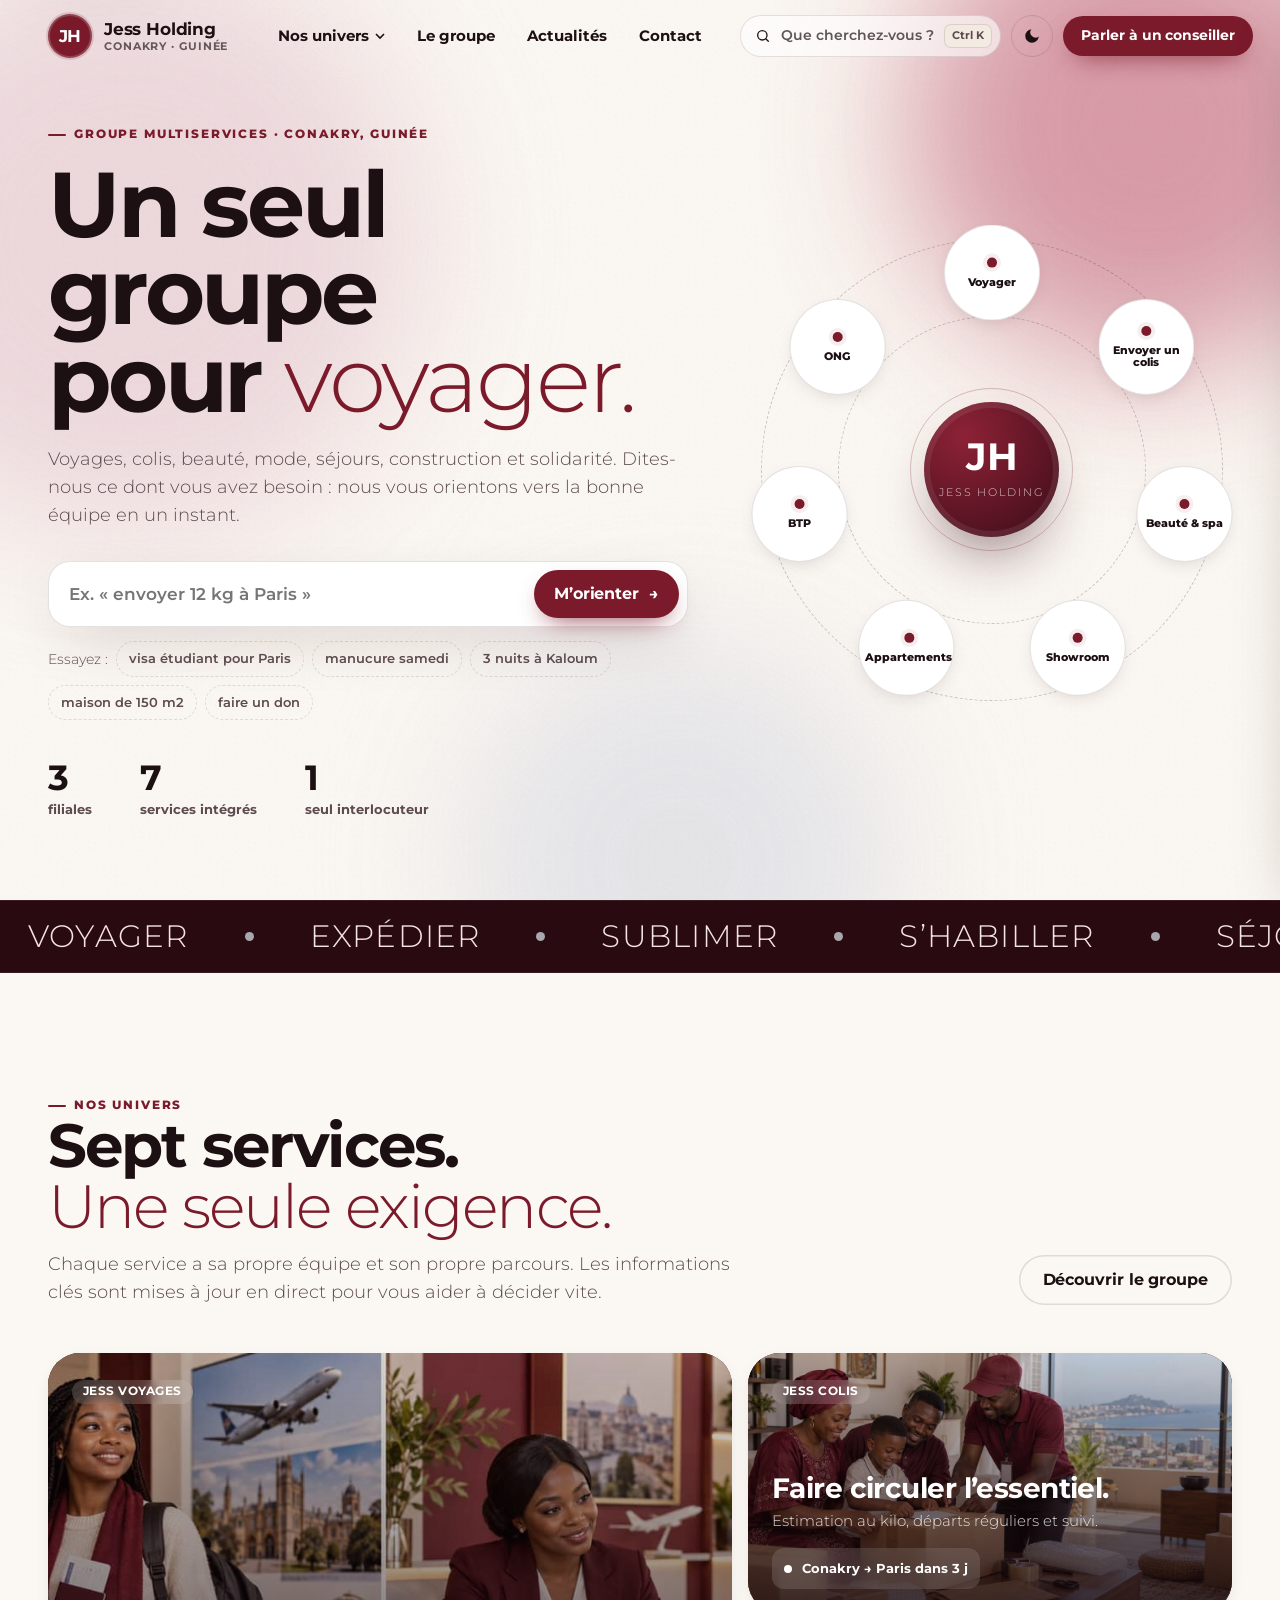
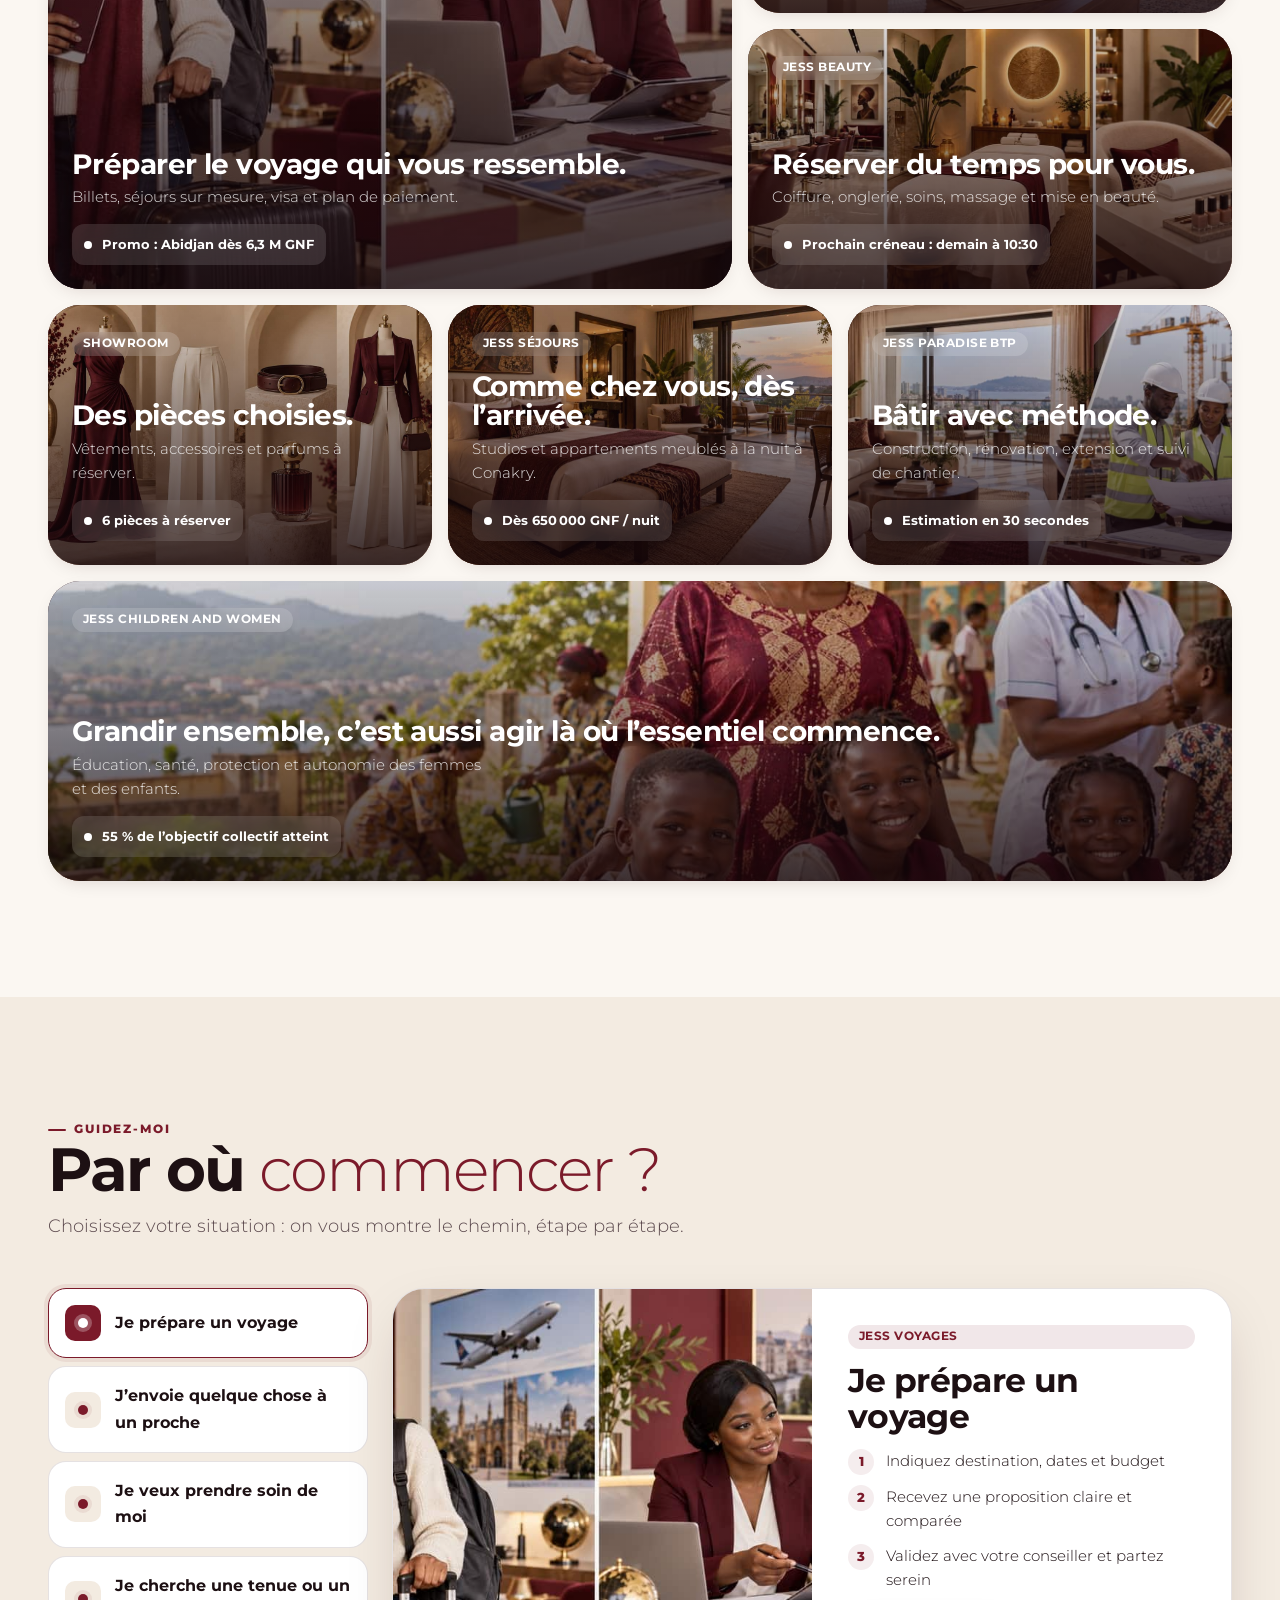
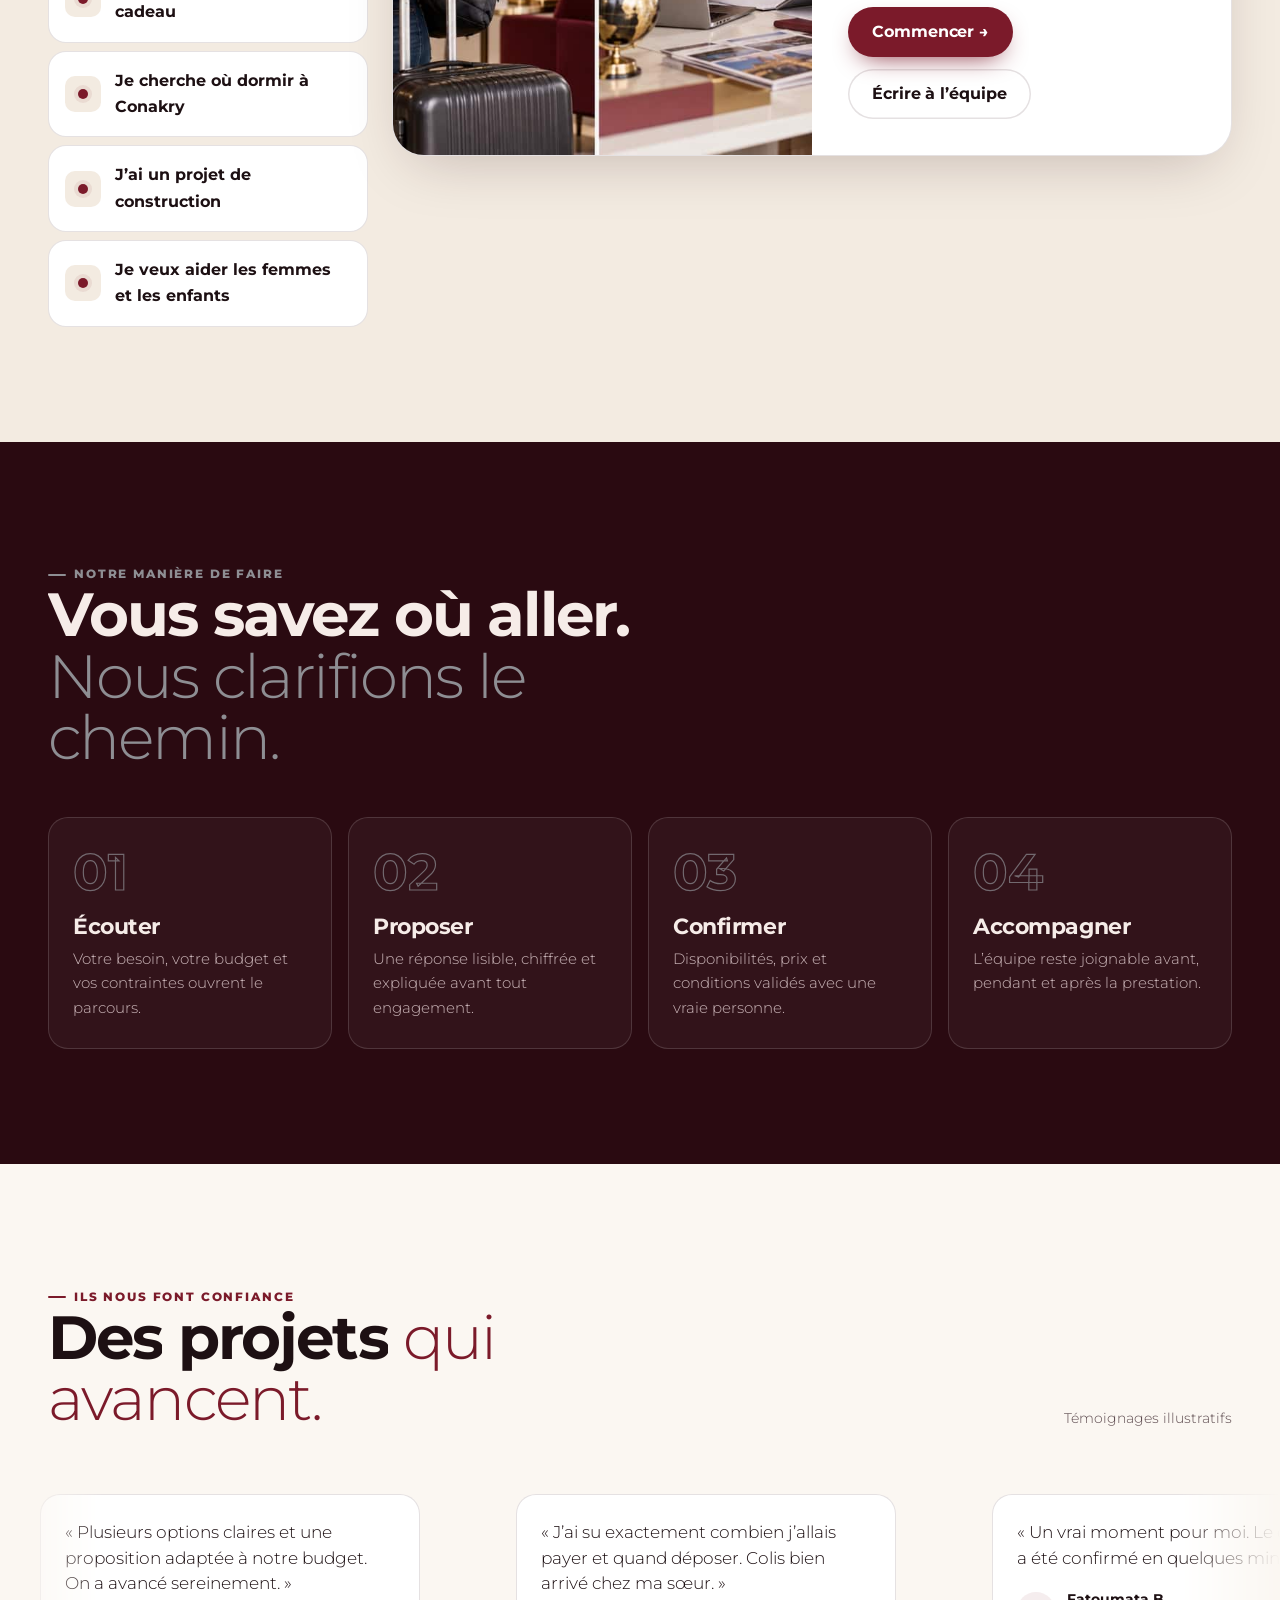
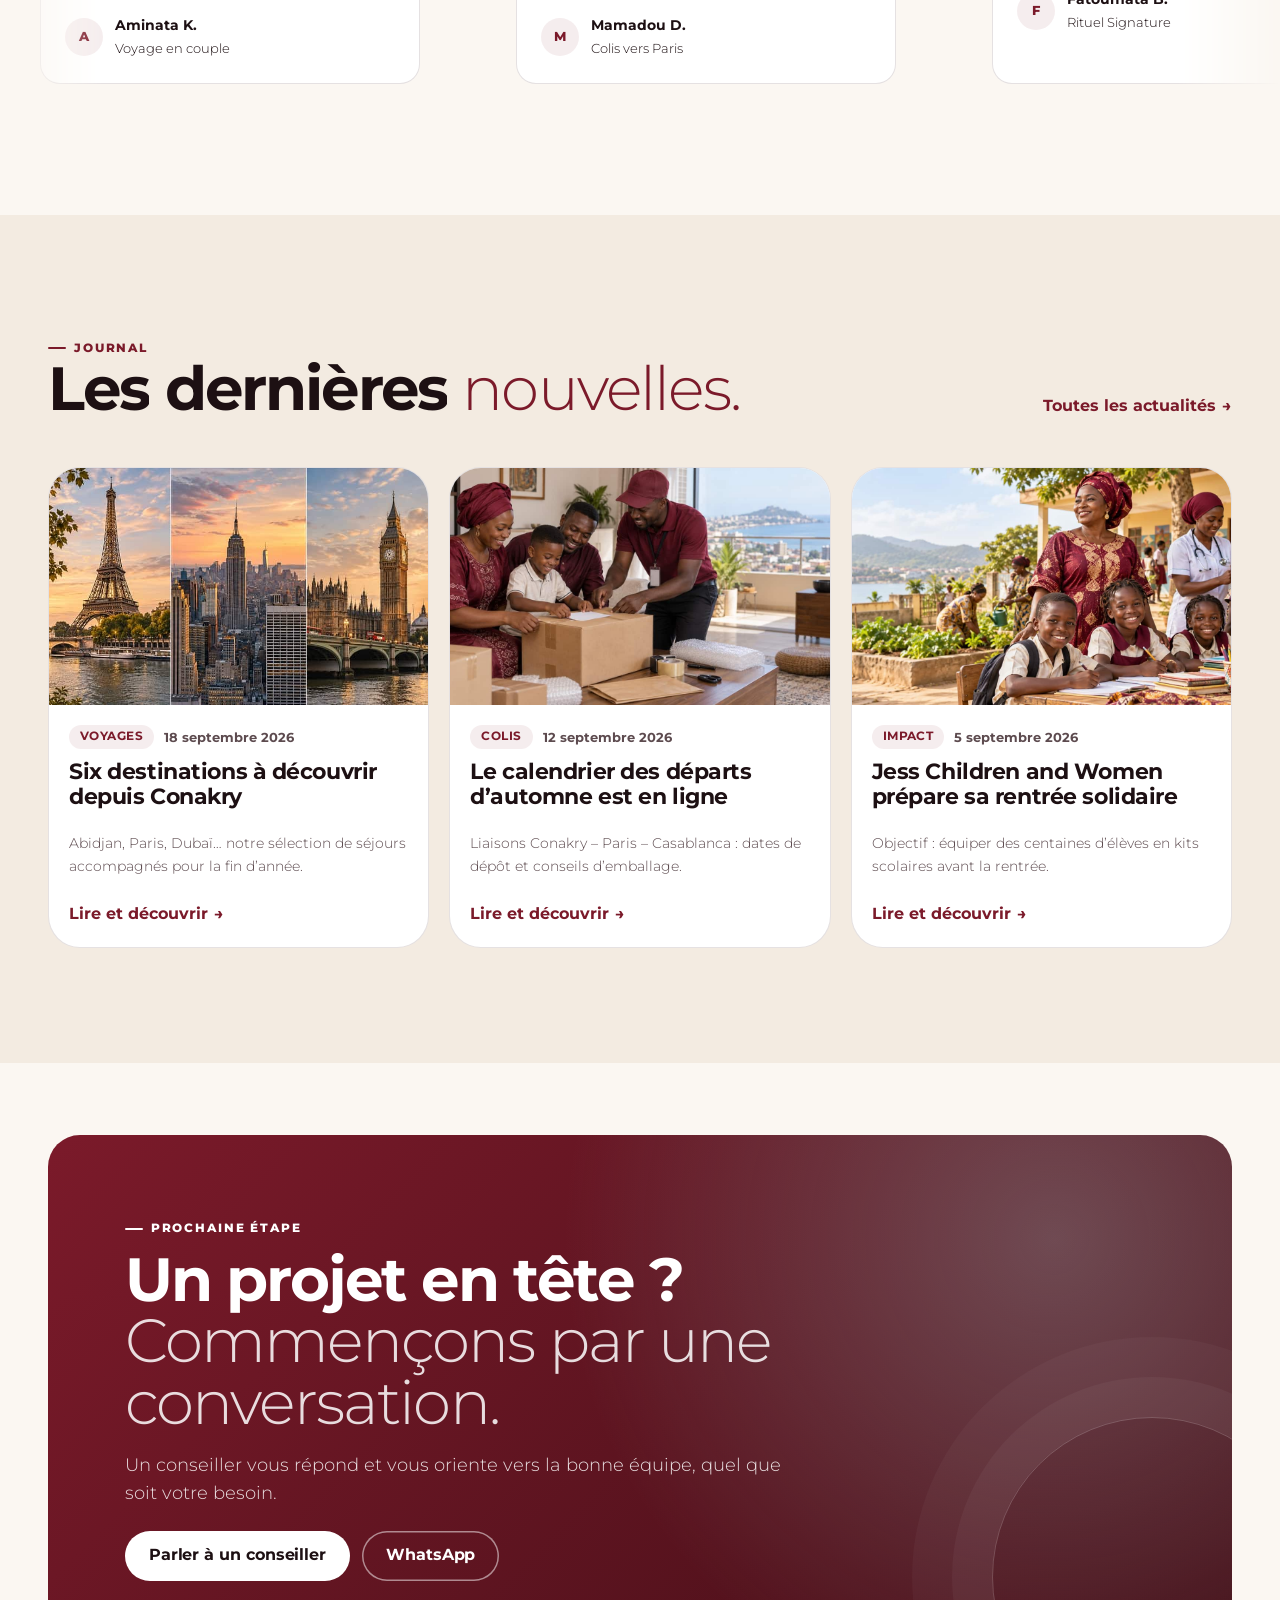
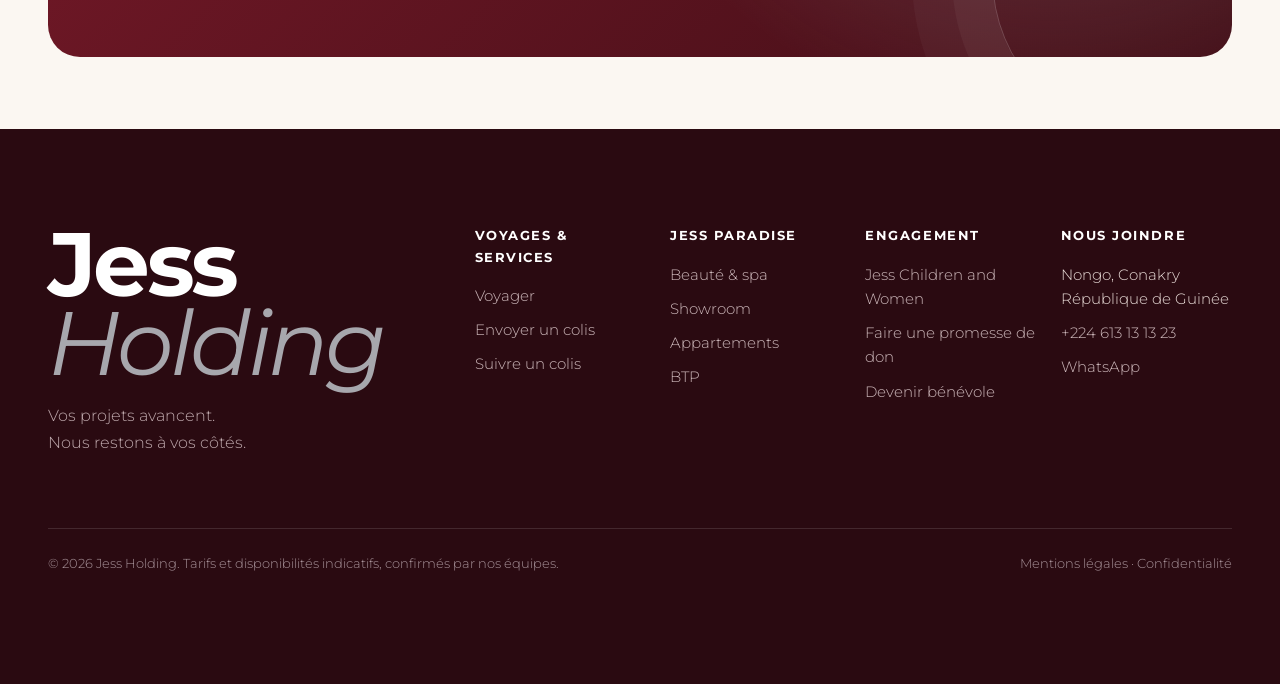
<file: index.html>
<!doctype html>
<html lang="fr">
<head>
  <meta charset="utf-8">
  <meta name="viewport" content="width=device-width,initial-scale=1,viewport-fit=cover">
  <title>Jess Holding — Tous vos projets, un seul groupe</title>
  <meta name="description" content="Jess Holding, groupe multiservices à Conakry : voyages, envoi de colis, beauté, showroom, appartements, BTP et actions solidaires avec Jess Children and Women.">
  <meta name="theme-color" content="#7b1a2a">
  <link rel="icon" href="favicon.svg">
  <link rel="preconnect" href="https://fonts.googleapis.com">
  <link rel="preconnect" href="https://fonts.gstatic.com" crossorigin>
  <link rel="stylesheet" href="https://fonts.googleapis.com/css2?family=Montserrat:wght@300;700&display=swap">
  <link rel="stylesheet" href="css/app.css">
</head>
<body data-u="holding">
  <a class="skip" href="#main">Aller au contenu</a>
  <div class="progress" aria-hidden="true"><i></i></div>

  <header class="hdr" id="hdr">
    <a class="logo" href="#/" aria-label="Jess Holding — accueil">
      <span class="logo-mark">JH</span>
      <span class="logo-txt"><b>Jess Holding</b><small data-hdr-sub>Conakry · Guinée</small></span>
    </a>
    <nav class="nav" id="nav" aria-label="Navigation principale">
      <div class="nav-item">
        <button class="nav-link" aria-expanded="false" aria-controls="mega" data-mega>Nos univers <svg width="10" height="10" viewBox="0 0 10 10" aria-hidden="true"><path d="M1 3l4 4 4-4" fill="none" stroke="currentColor" stroke-width="1.6"/></svg></button>
        <div class="mega" id="mega" hidden></div>
      </div>
      <a class="nav-link" href="#/groupe">Le groupe</a>
      <a class="nav-link" href="#/actualites">Actualités</a>
      <a class="nav-link" href="#/contact">Contact</a>
    </nav>
    <div class="hdr-tools">
      <button class="search-btn" data-cmdk aria-label="Rechercher un service (Ctrl+K)">
        <svg width="16" height="16" viewBox="0 0 24 24" aria-hidden="true"><circle cx="11" cy="11" r="7" fill="none" stroke="currentColor" stroke-width="2"/><path d="M20 20l-3.5-3.5" stroke="currentColor" stroke-width="2" stroke-linecap="round"/></svg>
        <span>Que cherchez-vous ?</span><kbd>⌘K</kbd>
      </button>
      <button class="icon-btn" data-theme-toggle aria-label="Basculer le thème clair / sombre">
        <svg width="18" height="18" viewBox="0 0 24 24" aria-hidden="true"><path d="M21 12.8A9 9 0 1111.2 3a7 7 0 009.8 9.8z" fill="currentColor"/></svg>
      </button>
      <a class="btn btn-sm hdr-cta" href="#/contact">Parler à un conseiller</a>
      <button class="burger" aria-label="Ouvrir le menu" aria-expanded="false" data-burger><span></span><span></span></button>
    </div>
  </header>

  <main id="main" tabindex="-1"></main>

  <footer class="ftr">
    <div class="ftr-top">
      <div class="ftr-brand">
        <span class="ftr-word">Jess<br><em>Holding</em></span>
        <p>Vos projets avancent.<br>Nous restons à vos côtés.</p>
      </div>
      <div class="ftr-cols">
        <div><b>Voyages &amp; Services</b><a href="#/voyages">Voyager</a><a href="#/colis">Envoyer un colis</a><a href="#/colis/suivi">Suivre un colis</a></div>
        <div><b>Jess Paradise</b><a href="#/beaute">Beauté &amp; spa</a><a href="#/showroom">Showroom</a><a href="#/appartements">Appartements</a><a href="#/btp">BTP</a></div>
        <div><b>Engagement</b><a href="#/ong">Jess Children and Women</a><a href="#/ong#soutenir">Faire une promesse de don</a><a href="#/ong#benevolat">Devenir bénévole</a></div>
        <div><b>Nous joindre</b><span>Nongo, Conakry<br>République de Guinée</span><a href="tel:+224613131323">+224 613 13 13 23</a><a href="https://wa.me/224613131323" target="_blank" rel="noopener">WhatsApp</a></div>
      </div>
    </div>
    <div class="ftr-bot">
      <span>© <span data-year></span> Jess Holding. Tarifs et disponibilités indicatifs, confirmés par nos équipes.</span>
      <span><a href="#/mentions-legales">Mentions légales</a> · <a href="#/confidentialite">Confidentialité</a></span>
    </div>
  </footer>

  <nav class="dock" aria-label="Accès rapide">
    <a href="#/" data-dock="/"><svg viewBox="0 0 24 24"><path d="M3 11l9-7 9 7v9a1 1 0 01-1 1h-5v-6H9v6H4a1 1 0 01-1-1z"/></svg>Accueil</a>
    <button data-cmdk><svg viewBox="0 0 24 24"><circle cx="11" cy="11" r="6.5" fill="none" stroke="currentColor" stroke-width="2"/><path d="M20 20l-4-4" stroke="currentColor" stroke-width="2"/></svg>Chercher</button>
    <button data-dock-univ><svg viewBox="0 0 24 24"><rect x="3" y="3" width="7.5" height="7.5" rx="2"/><rect x="13.5" y="3" width="7.5" height="7.5" rx="2"/><rect x="3" y="13.5" width="7.5" height="7.5" rx="2"/><rect x="13.5" y="13.5" width="7.5" height="7.5" rx="2"/></svg>Univers</button>
    <a href="https://wa.me/224613131323" target="_blank" rel="noopener" class="dock-wa"><svg viewBox="0 0 24 24"><path d="M12 2a10 10 0 00-8.6 15.1L2 22l5-1.3A10 10 0 1012 2zm5.3 14.1c-.2.6-1.3 1.2-1.8 1.2-.5.1-1 .2-3.3-.7-2.8-1.1-4.5-4-4.7-4.2-.1-.2-1.1-1.5-1.1-2.9s.7-2.1 1-2.4c.3-.3.6-.3.8-.3h.6c.2 0 .4 0 .6.5l.9 2.1c.1.2.1.3 0 .5l-.3.5-.4.4c-.1.1-.3.3-.1.6.2.3.7 1.2 1.6 2 1.1 1 2 1.3 2.3 1.4.3.1.5.1.6-.1l.9-1.1c.2-.3.4-.2.7-.1l2 1c.3.1.5.2.5.3.1.2.1.7-.1 1.2z"/></svg>WhatsApp</a>
  </nav>

  <dialog class="cmdk" id="cmdk" aria-label="Recherche rapide">
    <div class="cmdk-box">
      <div class="cmdk-in">
        <svg width="20" height="20" viewBox="0 0 24 24" aria-hidden="true"><circle cx="11" cy="11" r="7" fill="none" stroke="currentColor" stroke-width="2"/><path d="M20 20l-3.5-3.5" stroke="currentColor" stroke-width="2" stroke-linecap="round"/></svg>
        <input id="cmdkInput" placeholder="Ex. « envoyer 10 kg à Paris », « manucure samedi »…" autocomplete="off" aria-controls="cmdkList">
        <kbd>Échap</kbd>
      </div>
      <ul class="cmdk-list" id="cmdkList" role="listbox"></ul>
      <div class="cmdk-foot"><span><kbd>↑</kbd><kbd>↓</kbd> naviguer</span><span><kbd>↵</kbd> ouvrir</span></div>
    </div>
  </dialog>

  <aside class="drawer" id="drawer" aria-hidden="true">
    <div class="drawer-scrim" data-close-drawer></div>
    <div class="drawer-panel" role="dialog" aria-modal="true" aria-labelledby="drawerTitle">
      <button class="drawer-x" data-close-drawer aria-label="Fermer">✕</button>
      <div id="drawerBody"></div>
    </div>
  </aside>

  <div class="toast" id="toast" role="status" aria-live="polite"></div>

  <script src="js/data.js" defer></script>
  <script src="js/payment.js" defer></script>
  <script src="js/app.js" defer></script>
</body>
</html>
</file>
<file: css/app.css>
/* ==========================================================================
   Jess Holding — design system
   ========================================================================== */
:root{
  --bg:#fbf7f2; --bg-2:#f3ebe1; --surface:#ffffff; --ink:#1d1013; --ink-2:#5d4b4f; --line:rgba(42,10,17,.12);
  --deep:#2a0a11; --wine:#7b1a2a; --gold:#a7a7ad; --gray:#8e8e93; --gray-d:#2b2b2e; --ok:#1f7a5a; --warn:#b7791f; --no:#b42318;
  --accent:#7b1a2a; --accent-2:#8e8e93; --on-accent:#fff; --tint:rgba(123,26,42,.08);
  --r-sm:12px; --r:20px; --r-lg:32px; --shadow:0 20px 60px -20px rgba(42,10,17,.25); --shadow-sm:0 6px 20px -8px rgba(42,10,17,.18);
  --max:1240px; --gut:clamp(16px,4vw,48px); --hdr:72px;
  --ff-d:'Montserrat',system-ui,-apple-system,Segoe UI,sans-serif; --ff:'Montserrat',system-ui,-apple-system,Segoe UI,sans-serif;
  --ease:cubic-bezier(.22,1,.36,1);
  color-scheme:light;
}

:root[data-theme=dark]{
  --bg:#140a0c; --bg-2:#1d1114; --surface:#22151a; --ink:#f6ece8; --ink-2:#c3afb2; --line:rgba(255,236,232,.12);
  --shadow:0 20px 60px -20px rgba(0,0,0,.6); --shadow-sm:0 6px 20px -8px rgba(0,0,0,.5); color-scheme:dark; --accent:#d98b99; --accent-2:#a7a7ad; --tint:rgba(217,139,153,.12); --on-accent:#1a0c0f;
}
@media (prefers-color-scheme:dark){
  :root:not([data-theme=light]){
    --bg:#140a0c; --bg-2:#1d1114; --surface:#22151a; --ink:#f6ece8; --ink-2:#c3afb2; --line:rgba(255,236,232,.12);
    --shadow:0 20px 60px -20px rgba(0,0,0,.6); --shadow-sm:0 6px 20px -8px rgba(0,0,0,.5); color-scheme:dark; --accent:#d98b99; --accent-2:#a7a7ad; --tint:rgba(217,139,153,.12); --on-accent:#1a0c0f;
  }
}
:root[data-theme=dark] body{--on-accent:#1a0c0f}
@media (prefers-color-scheme:dark){
:root:not([data-theme=light]) body{--on-accent:#1a0c0f}
}

*,*::before,*::after{box-sizing:border-box}
html{scroll-behavior:smooth;-webkit-text-size-adjust:100%;scroll-padding-top:calc(var(--hdr) + 16px)}
body{margin:0;background:var(--bg);color:var(--ink);font:300 16px/1.65 var(--ff);overflow-x:hidden;-webkit-font-smoothing:antialiased;transition:background .5s var(--ease)}
img{display:block;max-width:100%;height:auto}
a{color:inherit;text-decoration:none}
button,input,select,textarea{font:inherit;color:inherit}
button{cursor:pointer}
:focus-visible{outline:2.5px solid var(--accent);outline-offset:3px;border-radius:6px}
::selection{background:var(--accent);color:var(--on-accent)}
.skip{position:fixed;left:12px;top:-60px;z-index:200;background:var(--surface);padding:10px 16px;border-radius:10px;box-shadow:var(--shadow)}
.skip:focus{top:12px}
[hidden]{display:none!important}
.vh{position:absolute!important;width:1px;height:1px;overflow:hidden;clip:rect(0 0 0 0);white-space:nowrap}

/* Typo */
h1,h2,h3,h4{margin:0;line-height:1.05;letter-spacing:-.02em}
.d1{font:700 clamp(2.6rem,7.2vw,6.4rem)/.95 var(--ff-d);letter-spacing:-.035em}
.d2{font:700 clamp(2.1rem,4.8vw,4.2rem)/1 var(--ff-d);letter-spacing:-.03em}
.d3{font:700 clamp(1.5rem,2.6vw,2.2rem)/1.08 var(--ff-d);letter-spacing:-.02em}
.d1 em,.d2 em,.d3 em{font-style:normal;font-weight:300;color:var(--accent)}
b,strong{font-weight:700}
.kicker{display:inline-flex;align-items:center;gap:8px;font:800 .72rem/1 var(--ff);letter-spacing:.16em;text-transform:uppercase;color:var(--accent);margin:0 0 14px}
.kicker::before{content:"";width:18px;height:2px;background:currentColor;border-radius:2px}
.lead{font-size:clamp(1.05rem,1.4vw,1.25rem);color:var(--ink-2);max-width:60ch;line-height:1.55}
.muted{color:var(--ink-2)}
.small{font-size:.85rem}
.note{font-size:.8rem;color:var(--ink-2);display:flex;gap:8px;align-items:flex-start;margin-top:14px}
.note::before{content:"i";flex:0 0 18px;height:18px;border-radius:50%;border:1.5px solid currentColor;display:grid;place-items:center;font:700 .7rem/1 var(--ff-d);font-style:italic}

/* Layout */
.wrap{width:min(100% - 2*var(--gut),var(--max));margin-inline:auto}
.sec{padding-block:clamp(56px,9vw,120px)}
.sec-tight{padding-block:clamp(40px,6vw,72px)}
.sec-head{display:flex;justify-content:space-between;align-items:flex-end;gap:24px;flex-wrap:wrap;margin-bottom:clamp(28px,4vw,48px)}
.sec-head>div{max-width:720px}
.sec-head p{margin:12px 0 0}
.grid{display:grid;gap:clamp(14px,2vw,24px)}
.g2{grid-template-columns:repeat(2,minmax(0,1fr))}
.g3{grid-template-columns:repeat(3,minmax(0,1fr))}
.g4{grid-template-columns:repeat(4,minmax(0,1fr))}
.split{display:grid;grid-template-columns:1.05fr 1fr;gap:clamp(24px,5vw,72px);align-items:center}
.alt{background:var(--bg-2)}
.dark{background:var(--deep);color:#f6ece8;--ink:#f6ece8;--ink-2:#cdb8bb;--line:rgba(255,255,255,.14);--surface:rgba(255,255,255,.06)}
.dark .kicker{color:var(--accent-2)}
.dark .chip{background:transparent;color:inherit}
.dark .chip[aria-pressed=true]{background:var(--accent-2);border-color:var(--accent-2);color:#1d1013}
.dark .input,.dark .field input,.dark .field select,.dark .field textarea{background:rgba(255,255,255,.06)}
.dark .seg{background:rgba(255,255,255,.06)}.dark .seg button[aria-pressed=true]{background:#fff;color:#1d1013}
.dark .d1 em,.dark .d2 em,.dark .d3 em{color:var(--accent-2)}

/* Boutons */
.btn{--b:var(--accent);display:inline-flex;align-items:center;justify-content:center;gap:10px;min-height:50px;padding:0 24px;border-radius:999px;border:0;background:var(--b);color:var(--on-accent);font-weight:700;letter-spacing:-.005em;position:relative;overflow:hidden;isolation:isolate;transition:transform .35s var(--ease),box-shadow .35s var(--ease);box-shadow:0 10px 26px -12px var(--b)}
.btn::after{content:"";position:absolute;inset:0;background:radial-gradient(120px circle at var(--mx,50%) var(--my,50%),rgba(255,255,255,.35),transparent 60%);opacity:0;transition:opacity .3s;z-index:-1}
.btn:hover{transform:translateY(-2px);box-shadow:0 16px 34px -12px var(--b)}
.btn:hover::after{opacity:1}
.btn:active{transform:translateY(0) scale(.98)}
.btn-sm{min-height:40px;padding:0 18px;font-size:.88rem}
.btn-ghost{background:transparent;color:var(--ink);box-shadow:inset 0 0 0 1.5px var(--line)}
.btn-ghost:hover{box-shadow:inset 0 0 0 1.5px var(--ink)}
.btn-light{background:#fff;color:#1d1013;box-shadow:none}
.btn-wa{--b:#4b0f18;color:#fff}
.btn-block{width:100%}
.btn[disabled]{opacity:.45;pointer-events:none}
.link{font-weight:700;color:var(--accent);display:inline-flex;gap:6px;align-items:center;background:none;border:0;padding:0}
.link span{transition:transform .3s var(--ease)}
.link:hover span{transform:translateX(4px)}
.chip{display:inline-flex;align-items:center;gap:8px;padding:9px 16px;border-radius:999px;border:1.5px solid var(--line);background:var(--surface);font-weight:600;font-size:.9rem;transition:all .25s var(--ease);white-space:nowrap}
.chip:hover{border-color:var(--accent)}
.chip[aria-pressed=true],.chip.on{background:var(--accent);border-color:var(--accent);color:var(--on-accent)}
.chips{display:flex;flex-wrap:wrap;gap:8px}
.chips.scroll{flex-wrap:nowrap;overflow-x:auto;scrollbar-width:none;padding-bottom:4px;margin-inline:calc(-1*var(--gut));padding-inline:var(--gut)}
.chips.scroll::-webkit-scrollbar{display:none}
.tag{display:inline-flex;align-items:center;gap:6px;padding:5px 11px;border-radius:999px;background:var(--tint);color:var(--accent);font:700 .72rem/1.2 var(--ff);letter-spacing:.04em;text-transform:uppercase}
.tag.ok{background:rgba(31,122,90,.12);color:var(--ok)}.tag.warn{background:rgba(183,121,31,.14);color:var(--warn)}.tag.no{background:rgba(180,35,24,.12);color:var(--no)}

/* Cartes & champs */
.card{background:var(--surface);border:1px solid var(--line);border-radius:var(--r);padding:clamp(20px,2.4vw,32px);box-shadow:var(--shadow-sm)}
.panel{background:var(--surface);border:1px solid var(--line);border-radius:var(--r-lg);padding:clamp(20px,3vw,40px);box-shadow:var(--shadow)}
.field{display:grid;gap:7px;font-weight:700;font-size:.85rem}
.field>span{color:var(--ink-2);font-weight:700;letter-spacing:.01em}
.input,.field input:not([type=range]):not([type=checkbox]),.field select,.field textarea{width:100%;min-height:50px;padding:12px 16px;border-radius:14px;border:1.5px solid var(--line);background:var(--bg);font-weight:600;font-size:1rem;transition:border-color .2s,box-shadow .2s}
.field textarea{min-height:110px;resize:vertical}
.input:focus,.field input:not([type=range]):focus,.field select:focus,.field textarea:focus{outline:none;border-color:var(--accent);box-shadow:0 0 0 4px var(--tint)}
.fields{display:grid;grid-template-columns:repeat(2,minmax(0,1fr));gap:14px}
.fields .full{grid-column:1/-1}
input[type=range]{-webkit-appearance:none;appearance:none;width:100%;height:6px;margin:12px 0;padding:0;border:0;border-radius:6px;background:linear-gradient(to right,var(--accent) var(--p,50%),var(--line) var(--p,50%));outline-offset:8px}
input[type=range]::-webkit-slider-thumb{-webkit-appearance:none;width:26px;height:26px;border-radius:50%;background:var(--surface);border:3px solid var(--accent);box-shadow:var(--shadow-sm);cursor:grab;transition:transform .2s}
input[type=range]::-moz-range-thumb{width:22px;height:22px;border-radius:50%;background:var(--surface);border:3px solid var(--accent);cursor:grab}
input[type=range]:active::-webkit-slider-thumb{transform:scale(1.15)}
.seg{display:inline-flex;padding:4px;border-radius:999px;background:var(--bg-2);border:1px solid var(--line);gap:2px;flex-wrap:wrap}
.seg button{border:0;background:none;padding:9px 16px;border-radius:999px;font-weight:700;font-size:.88rem;color:var(--ink-2);transition:all .25s var(--ease)}
.seg button[aria-pressed=true]{background:var(--surface);color:var(--ink);box-shadow:var(--shadow-sm)}
.field .seg{display:flex}.field .seg button{flex:1;padding-inline:10px}
.stepper{display:inline-flex;justify-self:start;align-items:center;border:1.5px solid var(--line);border-radius:999px;background:var(--bg)}
.stepper button{width:44px;height:44px;border:0;background:none;font-size:1.2rem;font-weight:700;border-radius:50%}
.stepper button:hover{background:var(--tint)}
.stepper output{min-width:36px;text-align:center;font-weight:800}
.big-num{font:700 clamp(2rem,4vw,3.2rem)/1 var(--ff-d);letter-spacing:-.03em}
.price{font:700 1.15rem/1.2 var(--ff);letter-spacing:-.01em}
.price small{font-weight:600;color:var(--ink-2);font-size:.78rem}

/* ===== Header ===== */
.progress{position:fixed;inset:0 0 auto;height:3px;z-index:120;pointer-events:none}
.progress i{display:block;height:100%;width:100%;transform-origin:0 50%;transform:scaleX(var(--sp,0));background:linear-gradient(90deg,var(--accent),var(--accent-2))}
.hdr{position:fixed;inset:0 0 auto;z-index:100;height:var(--hdr);display:flex;align-items:center;gap:24px;padding:0 var(--gut);transition:top .45s var(--ease),background .35s,box-shadow .35s,color .35s}
.hdr.solid{background:color-mix(in srgb,var(--bg) 82%,transparent);backdrop-filter:blur(18px) saturate(1.4);-webkit-backdrop-filter:blur(18px) saturate(1.4);box-shadow:0 1px 0 var(--line)}
.hdr.hide{top:calc(-1*var(--hdr) - 6px)}
body.over-dark .hdr:not(.solid){color:#fff}
.logo{display:flex;align-items:center;gap:12px;flex:0 0 auto}
.logo-mark{width:44px;height:44px;border-radius:50%;display:grid;place-items:center;background:var(--wine);color:#fff;font:700 1.05rem/1 var(--ff-d);letter-spacing:-.04em;box-shadow:inset 0 0 0 2px rgba(255,255,255,.18),0 0 0 2px rgba(110,21,38,.15);transition:background .5s}
body:not([data-u=holding]) .logo-mark{background:var(--accent)}
.logo-txt{display:grid;line-height:1.1}
.logo-txt b{font:700 1.08rem/1 var(--ff-d);letter-spacing:-.01em}
.logo-txt small{font-size:.7rem;font-weight:700;letter-spacing:.08em;text-transform:uppercase;opacity:.65;margin-top:3px}
.nav{display:flex;gap:4px;margin-left:12px}
.nav-link{display:inline-flex;align-items:center;gap:6px;border:0;background:none;padding:10px 14px;border-radius:999px;font-weight:700;font-size:.93rem;transition:background .25s}
.nav-link:hover,.nav-link[aria-expanded=true],.nav-link.active{background:var(--tint)}
body.over-dark .hdr:not(.solid) .nav-link:hover{background:rgba(255,255,255,.12)}
body.over-dark .hdr:not(.solid) .search-btn,body.over-dark .hdr:not(.solid) .icon-btn{border-color:rgba(255,255,255,.35);background:rgba(255,255,255,.08)}
body.over-dark .hdr:not(.solid) .burger{background:rgba(255,255,255,.15)}
body.menu-open .hdr,body.menu-open.over-dark .hdr:not(.solid){backdrop-filter:none;-webkit-backdrop-filter:none;background:var(--bg);color:var(--ink)}
body.menu-open.over-dark .hdr:not(.solid) .search-btn,body.menu-open.over-dark .hdr:not(.solid) .icon-btn{border-color:var(--line);background:none}
.nav-link svg{transition:transform .3s}
.nav-link[aria-expanded=true] svg{transform:rotate(180deg)}
.nav-item{position:relative}
.mega{position:absolute;top:calc(100% + 12px);left:-20px;width:min(860px,90vw);background:var(--surface);color:var(--ink);border:1px solid var(--line);border-radius:var(--r-lg);box-shadow:var(--shadow);padding:16px;display:grid;grid-template-columns:repeat(3,1fr);gap:8px;transform-origin:20% 0;animation:pop .35s var(--ease)}
.mega[hidden]{display:none}
.mega-col{padding:14px;border-radius:18px;background:var(--bg)}
.mega-col h4{font:700 .7rem/1 var(--ff);letter-spacing:.14em;text-transform:uppercase;color:var(--ink-2);margin:2px 4px 12px}
.mega a{display:flex;gap:12px;align-items:center;padding:10px;border-radius:12px;transition:background .2s}
.mega a:hover{background:var(--surface);box-shadow:var(--shadow-sm)}
.mega a i{flex:0 0 36px;height:36px;border-radius:10px;display:grid;place-items:center;font-style:normal;background:var(--tint);color:var(--accent)}
.mega a b{display:block;font-size:.93rem}
.mega a small{display:block;color:var(--ink-2);font-size:.78rem;line-height:1.3}
.hdr-tools{margin-left:auto;display:flex;align-items:center;gap:10px}
.search-btn{display:flex;align-items:center;gap:10px;height:42px;padding:0 8px 0 14px;border-radius:999px;border:1.5px solid var(--line);background:color-mix(in srgb,var(--surface) 60%,transparent);font-weight:600;font-size:.88rem;color:inherit;transition:border-color .2s}
.search-btn:hover{border-color:var(--accent)}
.search-btn span{opacity:.7}
kbd{font:700 .7rem/1 var(--ff);padding:5px 7px;border-radius:7px;background:var(--bg-2);border:1px solid var(--line);color:var(--ink-2)}
.icon-btn{width:42px;height:42px;border-radius:50%;border:1.5px solid var(--line);background:none;display:grid;place-items:center;color:inherit}
.burger{display:none;width:44px;height:44px;border-radius:50%;border:0;background:var(--tint);position:relative}
.burger span{position:absolute;left:13px;right:13px;height:2px;background:currentColor;border-radius:2px;transition:transform .35s var(--ease)}
.burger span:first-child{top:18px}.burger span:last-child{top:25px}
.burger[aria-expanded=true] span:first-child{transform:translateY(3.5px) rotate(45deg)}
.burger[aria-expanded=true] span:last-child{transform:translateY(-3.5px) rotate(-45deg)}

/* ===== Footer ===== */
.ftr{background:var(--deep);color:#e9dcd8;padding:clamp(56px,8vw,96px) var(--gut) 110px}
.ftr-top{max-width:var(--max);margin:0 auto;display:grid;grid-template-columns:1fr 2fr;gap:48px}
.ftr-word{display:block;font:700 clamp(3rem,7vw,5.6rem)/.88 var(--ff-d);letter-spacing:-.04em;color:#fff}
.ftr-word em{color:var(--gold);font-weight:400}
.ftr-brand p{color:#bfa9ad;margin-top:20px}
.ftr-cols{display:grid;grid-template-columns:repeat(4,1fr);gap:24px}
.ftr-cols div{display:grid;gap:10px;align-content:start;font-size:.92rem}
.ftr-cols b{color:#fff;font-size:.8rem;letter-spacing:.12em;text-transform:uppercase;margin-bottom:6px}
.ftr-cols a{color:#cdb8bb;transition:color .2s}.ftr-cols a:hover{color:#fff}
.ftr-bot{max-width:var(--max);margin:56px auto 0;padding-top:24px;border-top:1px solid rgba(255,255,255,.12);display:flex;justify-content:space-between;gap:16px;flex-wrap:wrap;font-size:.8rem;color:#a8939a}
.ftr-bot a:hover{color:#fff}

/* ===== Dock mobile ===== */
.dock{display:none}

/* ===== Command palette ===== */
.cmdk{border:0;padding:0;background:transparent;width:min(680px,calc(100% - 24px));max-height:none;margin:12vh auto auto;overflow:visible}
.cmdk::backdrop{background:rgba(20,6,10,.5);backdrop-filter:blur(6px)}
.cmdk[open]{animation:pop .3s var(--ease)}
.cmdk-box{background:var(--surface);color:var(--ink);border-radius:24px;box-shadow:0 40px 100px -20px rgba(0,0,0,.5);border:1px solid var(--line);overflow:hidden}
.cmdk-in{display:flex;align-items:center;gap:12px;padding:18px 20px;border-bottom:1px solid var(--line);color:var(--ink-2)}
.cmdk-in input{flex:1;border:0;background:none;outline:none;font-size:1.1rem;font-weight:600;color:var(--ink);min-width:0}
.cmdk-list{list-style:none;margin:0;padding:8px;max-height:min(56vh,460px);overflow:auto}
.cmdk-list li{display:flex;align-items:center;gap:14px;padding:12px 14px;border-radius:14px;cursor:pointer}
.cmdk-list li[aria-selected=true]{background:var(--tint)}
.cmdk-list li i{flex:0 0 38px;height:38px;border-radius:11px;display:grid;place-items:center;font-style:normal;background:var(--bg-2)}
.cmdk-list li b{display:block;font-size:.95rem}
.cmdk-list li small{color:var(--ink-2);font-size:.8rem}
.cmdk-list li em{margin-left:auto;font-style:normal;font-size:.75rem;font-weight:700;color:var(--ink-2)}
.cmdk-list .grp{font:800 .68rem/1 var(--ff);letter-spacing:.14em;text-transform:uppercase;color:var(--ink-2);padding:14px 14px 6px;cursor:default}
.cmdk-foot{display:flex;gap:18px;padding:12px 20px;border-top:1px solid var(--line);font-size:.75rem;color:var(--ink-2)}
.cmdk-foot kbd{margin-right:3px}

/* ===== Drawer ===== */
.drawer{position:fixed;inset:0;z-index:150;pointer-events:none}
.drawer-scrim{position:absolute;inset:0;background:rgba(20,6,10,.45);opacity:0;transition:opacity .4s}
.drawer-panel{position:absolute;top:0;right:0;bottom:0;width:min(520px,100%);background:var(--surface);color:var(--ink);transform:translateX(100%);transition:transform .5s var(--ease);overflow:auto;padding:clamp(20px,3vw,36px);box-shadow:var(--shadow)}
.drawer.open{pointer-events:auto}
.drawer.open .drawer-scrim{opacity:1}
.drawer.open .drawer-panel{transform:none}
.drawer-x{position:sticky;top:0;float:right;width:42px;height:42px;border-radius:50%;border:1px solid var(--line);background:var(--surface);z-index:2}

/* ===== Toast ===== */
.toast{position:fixed;left:50%;bottom:28px;z-index:300;transform:translate(-50%,calc(100% + 60px));visibility:hidden;background:var(--ink);color:var(--bg);padding:14px 20px;border-radius:16px;font-weight:700;font-size:.92rem;box-shadow:var(--shadow);transition:transform .5s var(--ease),visibility .5s;max-width:calc(100% - 32px)}
.toast.show{transform:translate(-50%,0);visibility:visible}

/* ===== Animations ===== */
@keyframes pop{from{opacity:0;transform:translateY(-6px) scale(.98)}}
@keyframes rise{from{opacity:0;transform:translateY(28px)}}
@keyframes marquee{to{transform:translateX(-50%)}}
@keyframes spin{to{transform:rotate(360deg)}}
@keyframes float{50%{transform:translateY(-14px)}}
@keyframes pulse{0%{box-shadow:0 0 0 0 color-mix(in srgb,var(--accent) 50%,transparent)}100%{box-shadow:0 0 0 16px transparent}}
@keyframes dash{to{stroke-dashoffset:0}}
@keyframes shimmer{to{background-position:200% 0}}
.rv{opacity:0;transform:translateY(32px);transition:opacity .9s var(--ease),transform .9s var(--ease);transition-delay:calc(var(--i,0)*70ms)}
.rv.in{opacity:1;transform:none}
.rv-l{opacity:0;transform:translateX(-32px);transition:opacity .9s var(--ease),transform .9s var(--ease)}
.rv-l.in{opacity:1;transform:none}
.split-words .w{display:inline-block;overflow:hidden;vertical-align:top;padding-bottom:.08em;margin-bottom:-.08em}
.split-words .w>span{display:inline-block;transform:translateY(105%);transition:transform 1s var(--ease);transition-delay:calc(var(--wi)*55ms)}
.split-words.in .w>span{transform:none}
::view-transition-old(root){animation:.28s var(--ease) both vtOut}
::view-transition-new(root){animation:.5s var(--ease) both vtIn}
@keyframes vtOut{to{opacity:0;transform:translateY(-12px)}}
@keyframes vtIn{from{opacity:0;transform:translateY(16px)}}
#main{min-height:70vh;outline:none}

/* ===== Hero pages univers ===== */
.uhero{position:relative;min-height:min(92svh,900px);display:flex;align-items:flex-end;color:#fff;isolation:isolate;overflow:clip;padding:calc(var(--hdr) + 48px) 0 clamp(40px,6vw,80px)}
.uhero-bg{position:absolute;inset:-8% 0 0;z-index:-2;background-size:cover;background-position:center;transform:translateY(calc(var(--py,0)*1px)) scale(1.08);will-change:transform}
.uhero::after{content:"";position:absolute;inset:0;z-index:-1;background:linear-gradient(180deg,rgba(20,6,10,.35),rgba(20,6,10,.15) 35%,rgba(20,6,10,.85))}
.uhero .kicker{color:var(--accent-2)}
.uhero .d1 em{color:var(--accent-2)}
.uhero .lead{color:rgba(255,255,255,.85)}
.uhero-row{display:flex;justify-content:space-between;align-items:flex-end;gap:32px;flex-wrap:wrap}
.uhero-copy{max-width:780px}
.uhero .actions{margin-top:28px}
.uhero .btn-ghost{color:#fff;box-shadow:inset 0 0 0 1.5px rgba(255,255,255,.4)}
.uhero .btn-ghost:hover{box-shadow:inset 0 0 0 1.5px #fff}
.crumbs{display:flex;gap:8px;font-size:.8rem;font-weight:700;opacity:.8;margin-bottom:18px;flex-wrap:wrap}
.crumbs a:hover{text-decoration:underline}
.glass{background:rgba(255,255,255,.1);backdrop-filter:blur(18px) saturate(1.4);-webkit-backdrop-filter:blur(18px) saturate(1.4);border:1px solid rgba(255,255,255,.2);border-radius:var(--r);padding:20px}
.actions{display:flex;gap:12px;flex-wrap:wrap}
.trust{display:flex;gap:20px;flex-wrap:wrap;margin-top:28px;font-size:.85rem;font-weight:700;opacity:.9}
.trust span{display:flex;gap:8px;align-items:center}
.trust span::before{content:"";width:6px;height:6px;border-radius:50%;background:var(--accent-2)}
.subnav{position:sticky;top:var(--hdr);z-index:50;background:color-mix(in srgb,var(--bg) 88%,transparent);backdrop-filter:blur(14px);-webkit-backdrop-filter:blur(14px);border-bottom:1px solid var(--line);transition:top .45s var(--ease)}
.hdr.hide~main .subnav{top:0}
.subnav .wrap{display:flex;gap:6px;overflow-x:auto;scrollbar-width:none;padding:10px 0}
.subnav .wrap::-webkit-scrollbar{display:none}
.subnav a{padding:8px 14px;border-radius:999px;font-weight:700;font-size:.85rem;white-space:nowrap;color:var(--ink-2);transition:all .2s}
.subnav a:hover,.subnav a.on{background:var(--tint);color:var(--accent)}

/* ===== HOME ===== */
.home-hero{position:relative;min-height:100svh;display:grid;align-items:center;padding:calc(var(--hdr) + 32px) 0 64px;overflow:clip;isolation:isolate}
.mesh{position:absolute;inset:-20%;z-index:-2;filter:blur(70px) saturate(1.2);opacity:.85}
.mesh i{position:absolute;border-radius:50%;animation:drift 18s ease-in-out infinite alternate}
.mesh i:nth-child(1){width:46vw;height:46vw;left:5%;top:10%;background:#e8d5d9}
.mesh i:nth-child(2){width:38vw;height:38vw;right:8%;top:5%;background:#c98f9b;animation-duration:22s}
.mesh i:nth-child(3){width:34vw;height:34vw;left:40%;bottom:0;background:#e2e2e6;animation-duration:26s}
:root[data-theme=dark] .mesh{opacity:.35}
@media (prefers-color-scheme:dark){:root:not([data-theme=light]) .mesh{opacity:.35}}
@keyframes drift{to{transform:translate(8vw,6vh) scale(1.15)}}
.grain{position:absolute;inset:0;z-index:-1;opacity:.35;pointer-events:none;background-image:url("data:image/svg+xml,%3Csvg xmlns='http://www.w3.org/2000/svg' width='160' height='160'%3E%3Cfilter id='n'%3E%3CfeTurbulence baseFrequency='.85' numOctaves='2'/%3E%3CfeColorMatrix values='0 0 0 0 0 0 0 0 0 0 0 0 0 0 0 0 0 0 .07 0'/%3E%3C/filter%3E%3Crect width='100%25' height='100%25' filter='url(%23n)'/%3E%3C/svg%3E")}
.hh-grid{display:grid;grid-template-columns:1.15fr .85fr;gap:clamp(24px,4vw,64px);align-items:center}
.hh-title{margin:6px 0 22px}
.rotator{display:inline-grid;vertical-align:bottom;color:var(--accent);font-weight:300}
.rotator>span{grid-area:1/1;opacity:0;transform:translateY(60%) rotateX(-60deg);transition:all .7s var(--ease);transform-origin:50% 100%;white-space:nowrap}
.rotator>span.on{opacity:1;transform:none}
.rotator>span.out{opacity:0;transform:translateY(-60%) rotateX(60deg)}
.ask{position:relative;z-index:30;margin-top:32px;max-width:640px}
.ask-box{display:flex;align-items:center;gap:10px;background:var(--surface);border:1.5px solid var(--line);border-radius:22px;padding:8px 8px 8px 20px;box-shadow:var(--shadow);transition:border-color .25s,box-shadow .25s}
.ask-box:focus-within{border-color:var(--accent);box-shadow:var(--shadow),0 0 0 6px var(--tint)}
.ask-box input{flex:1;min-width:0;border:0;background:none;outline:none;font-size:1.08rem;font-weight:600;padding:10px 0}
.ask-box .btn{min-height:48px;padding:0 20px}
.ask-hint{display:flex;gap:8px;flex-wrap:wrap;margin-top:14px;align-items:center;font-size:.85rem;color:var(--ink-2)}
.ask-hint button{border:1px dashed var(--line);background:none;border-radius:999px;padding:6px 12px;font-size:.82rem;font-weight:600;color:var(--ink-2);transition:all .2s}
.ask-hint button:hover{border-style:solid;border-color:var(--accent);color:var(--accent)}
.ask-res{position:absolute;left:0;right:0;top:calc(100% + 10px);z-index:20;background:var(--surface);border:1px solid var(--line);border-radius:20px;box-shadow:var(--shadow);padding:8px;display:none}
.ask-res.show{display:block;animation:pop .3s var(--ease)}
.ask-res a{display:flex;align-items:center;gap:14px;padding:12px;border-radius:14px}
.ask-res a:hover,.ask-res a.sel{background:var(--tint)}
.ask-res a i{flex:0 0 40px;height:40px;border-radius:12px;display:grid;place-items:center;font-style:normal;background:var(--bg-2);font-size:1.1rem}
.ask-res a em{margin-left:auto;font-style:normal;font-weight:800;font-size:.75rem;color:var(--accent);white-space:nowrap}
.ask-res .meter{width:46px;height:5px;border-radius:5px;background:var(--line);overflow:hidden;margin-left:auto}
.ask-res .meter i{display:block;height:100%;background:var(--accent)}
.hh-stats{display:flex;gap:clamp(20px,4vw,48px);margin-top:40px;flex-wrap:wrap}
.hh-stats b{display:block;font:700 2.2rem/1 var(--ff-d);letter-spacing:-.03em}
.hh-stats span{font-size:.82rem;color:var(--ink-2);font-weight:700}
/* Orbite écosystème */
.orbit{position:relative;aspect-ratio:1;width:100%;max-width:560px;margin-inline:auto}
.orbit-ring{position:absolute;border-radius:50%;border:1px dashed color-mix(in srgb,var(--ink) 22%,transparent)}
.orbit-ring.r1{inset:18%}.orbit-ring.r2{inset:2%}
.orbit-core{position:absolute;inset:36%;border-radius:50%;background:radial-gradient(circle at 30% 25%,#8d2236,#3b0c18);color:#fff;display:grid;place-items:center;text-align:center;box-shadow:0 30px 60px -20px rgba(59,12,24,.6),inset 0 0 0 6px rgba(255,255,255,.08)}
.orbit-core b{font:700 clamp(1.6rem,3vw,2.4rem)/1 var(--ff-d)}
.orbit-core small{display:block;font-size:.66rem;letter-spacing:.18em;text-transform:uppercase;opacity:.75;margin-top:6px}
.orbit-core::before{content:"";position:absolute;inset:-14px;border-radius:50%;border:1.5px solid rgba(123,26,42,.25);animation:pulse 2.6s infinite}
.orbit-spin{position:absolute;inset:0;animation:spin 80s linear infinite}
.orbit:hover .orbit-spin,.orbit:focus-within .orbit-spin{animation-play-state:paused}
.onode{position:absolute;left:50%;top:50%;width:clamp(74px,10vw,96px);margin:calc(clamp(74px,10vw,96px)/-2);aspect-ratio:1;transform:rotate(var(--a)) translate(var(--d)) rotate(calc(-1*var(--a)))}
.onode a{display:grid;place-items:center;text-align:center;width:100%;height:100%;border-radius:50%;background:var(--surface);border:1px solid var(--line);box-shadow:var(--shadow-sm);animation:spin 80s linear infinite reverse;transition:transform .4s var(--ease),box-shadow .3s,background .3s}
.orbit:hover .onode a,.orbit:focus-within .onode a{animation-play-state:paused}
.onode a:hover,.onode a:focus-visible{transform:scale(1.14);box-shadow:var(--shadow);background:var(--c);color:#fff;border-color:transparent}
.onode a span{font-size:1.35rem;line-height:1}
.onode a b{font-size:.7rem;font-weight:800;line-height:1.1;margin-top:-10px;padding:0 6px}
.orbit-tip{position:absolute;left:50%;bottom:-4px;transform:translateX(-50%);font-size:.8rem;color:var(--ink-2);font-weight:600;white-space:nowrap}
/* Ribbon */
.ribbon{overflow:hidden;background:var(--deep);color:#f3e5e1;padding:20px 0;border-block:1px solid rgba(255,255,255,.08)}
.ribbon div{display:flex;width:max-content;animation:marquee 40s linear infinite}
.ribbon span{font:300 clamp(1.3rem,2.4vw,2rem)/1 var(--ff-d);text-transform:uppercase;letter-spacing:.04em;padding:0 28px;display:flex;align-items:center;gap:56px;white-space:nowrap}
.ribbon span::after{content:"";width:9px;height:9px;border-radius:50%;background:var(--gold)}
.ribbon:hover div{animation-play-state:paused}
/* Bento services */
.bento{display:grid;grid-template-columns:repeat(12,1fr);grid-auto-rows:minmax(240px,auto);gap:16px}
.tile{position:relative;border-radius:var(--r-lg);overflow:hidden;isolation:isolate;color:#fff;padding:24px;display:flex;flex-direction:column;justify-content:space-between;min-height:260px;background:#2a0a11;transform:perspective(1000px) rotateX(var(--rx,0)) rotateY(var(--ry,0));transition:transform .5s var(--ease),box-shadow .4s;box-shadow:var(--shadow-sm)}
.tile:hover{box-shadow:var(--shadow)}
.tile>img{position:absolute;inset:0;width:100%;height:100%;object-fit:cover;z-index:-2;transition:transform 1.2s var(--ease)}
.tile:hover>img{transform:scale(1.07)}
.tile::after{content:"";position:absolute;inset:0;z-index:-1;background:linear-gradient(180deg,rgba(20,6,10,.15),rgba(20,6,10,.82))}
.tile .tag{background:rgba(255,255,255,.16);color:#fff;backdrop-filter:blur(8px)}
.tile h3{font:700 clamp(1.4rem,2.2vw,2rem)/1.05 var(--ff-d);margin:8px 0 6px}
.tile p{margin:0;opacity:.85;font-size:.93rem;max-width:42ch}
.tile .live{display:flex;align-items:center;gap:10px;margin-top:14px;font-size:.82rem;font-weight:700;background:rgba(255,255,255,.12);backdrop-filter:blur(10px);-webkit-backdrop-filter:blur(10px);border-radius:12px;padding:10px 12px;width:fit-content;max-width:100%}
.tile .live::before{content:"";width:8px;height:8px;border-radius:50%;background:#fff;box-shadow:0 0 0 0 #fff;animation:pulse 2s infinite;flex:0 0 8px}
.tile .go{position:absolute;top:20px;right:20px;width:44px;height:44px;border-radius:50%;background:#fff;color:#1d1013;display:grid;place-items:center;font-size:1.1rem;transform:rotate(-45deg) scale(.8);opacity:0;transition:all .45s var(--ease)}
.tile:hover .go{transform:none;opacity:1}
.t-voy{grid-column:span 7;grid-row:span 2}.t-col{grid-column:span 5}.t-bea{grid-column:span 5}
.t-sho{grid-column:span 4}.t-app{grid-column:span 4}.t-btp{grid-column:span 4}
.t-ong{grid-column:span 12;min-height:300px}
/* Finder */
.finder{display:grid;grid-template-columns:320px 1fr;gap:24px;align-items:start}
.finder-q{display:grid;gap:8px}
.finder-q button{text-align:left;display:flex;gap:14px;align-items:center;padding:16px;border-radius:18px;border:1.5px solid var(--line);background:var(--surface);font-weight:700;transition:all .3s var(--ease)}
.finder-q button i{font-style:normal;width:36px;height:36px;border-radius:10px;display:grid;place-items:center;background:var(--bg-2);flex:0 0 36px;transition:all .3s}
.finder-q button[aria-selected=true]{border-color:var(--accent);box-shadow:0 0 0 4px var(--tint)}
.finder-q button[aria-selected=true] i{background:var(--accent);color:var(--on-accent)}
.finder-out{min-height:340px}
.finder-card{display:grid;grid-template-columns:1fr 1fr;border-radius:var(--r-lg);overflow:hidden;background:var(--surface);border:1px solid var(--line);box-shadow:var(--shadow);animation:rise .6s var(--ease)}
.finder-card img{width:100%;height:100%;object-fit:cover;min-height:280px}
.finder-card>div{padding:clamp(20px,3vw,36px);display:flex;flex-direction:column;gap:14px}
.finder-card ol{margin:0;padding:0;list-style:none;counter-reset:s;display:grid;gap:10px}
.finder-card ol li{counter-increment:s;display:flex;gap:12px;align-items:flex-start;font-size:.93rem}
.finder-card ol li::before{content:counter(s);flex:0 0 26px;height:26px;border-radius:50%;background:var(--tint);color:var(--accent);display:grid;place-items:center;font-weight:800;font-size:.8rem}
/* Manifesto / steps */
.steps{display:grid;grid-template-columns:repeat(4,1fr);gap:16px;counter-reset:st}
.step{position:relative;padding:28px 24px;border-radius:var(--r);border:1px solid var(--line);background:var(--surface);overflow:hidden}
.step b{font:700 3.2rem/1 var(--ff-d);color:transparent;-webkit-text-stroke:1.2px var(--accent);display:block;margin-bottom:18px;opacity:.7}
.step h3{font:700 1.35rem/1.1 var(--ff-d);margin-bottom:8px}
.step p{margin:0;color:var(--ink-2);font-size:.93rem}
.step::after{content:"";position:absolute;left:0;bottom:0;height:3px;width:100%;background:var(--accent);transform:scaleX(0);transform-origin:0;transition:transform .8s var(--ease)}
.step:hover::after{transform:scaleX(1)}
.dark .step{background:rgba(255,255,255,.04)}
.dark .step b{-webkit-text-stroke-color:var(--accent-2)}
/* Counters */
.counters{display:grid;grid-template-columns:repeat(4,1fr);gap:16px;text-align:left}
.counters div{padding:24px 0;border-top:1px solid var(--line)}
.counters b{display:block;font:700 clamp(2.4rem,5vw,4rem)/1 var(--ff-d);letter-spacing:-.04em}
.counters span{color:var(--ink-2);font-weight:600;font-size:.9rem}
/* Testimonials */
.quotes{overflow:hidden;mask-image:linear-gradient(90deg,transparent,#000 8%,#000 92%,transparent)}
.quotes>div{display:flex;gap:16px;width:max-content;animation:marquee 60s linear infinite}
.quotes:hover>div{animation-play-state:paused}
.quote{width:min(380px,80vw);flex:0 0 auto;padding:24px;border-radius:var(--r);background:var(--surface);border:1px solid var(--line)}
.quote p{margin:0 0 18px;font:300 1.08rem/1.5 var(--ff-d)}
.quote footer{display:flex;gap:12px;align-items:center;font-size:.82rem}
.quote footer i{width:38px;height:38px;border-radius:50%;display:grid;place-items:center;background:var(--tint);color:var(--accent);font-style:normal;font-weight:800}
.quote footer b{display:block;font-size:.88rem}
/* CTA band */
.cta-band{position:relative;border-radius:var(--r-lg);padding:clamp(32px,6vw,80px);background:radial-gradient(circle at 85% 20%,color-mix(in srgb,var(--accent-2) 45%,transparent),transparent 45%),linear-gradient(135deg,var(--accent),color-mix(in srgb,var(--accent) 55%,#000));color:#fff;overflow:hidden;isolation:isolate}
.cta-band .d2 em{color:#fff;opacity:.85}
.cta-band p{color:rgba(255,255,255,.85);max-width:56ch}
.cta-band .btn-ghost{color:#fff;box-shadow:inset 0 0 0 1.5px rgba(255,255,255,.5)}
.cta-band::before{content:"";position:absolute;right:-80px;bottom:-80px;width:320px;height:320px;border-radius:50%;border:1px solid rgba(255,255,255,.2);box-shadow:0 0 0 40px rgba(255,255,255,.04),0 0 0 80px rgba(255,255,255,.03)}

/* ===== VOYAGES ===== */
.planner{display:grid;grid-template-columns:1.1fr .9fr;gap:24px;margin-top:-90px;position:relative;z-index:5}
.planner .panel{padding:clamp(20px,2.6vw,32px)}
.budget-out{display:flex;justify-content:space-between;align-items:baseline;margin:6px 0 14px}
.stack{display:flex;height:14px;border-radius:14px;overflow:hidden;background:var(--line);margin:18px 0 12px}
.stack i{height:100%;transition:width .7s var(--ease)}
.legend{display:grid;grid-template-columns:1fr;gap:6px;font-size:.88rem}
.legend span{display:flex;align-items:center;gap:8px;color:var(--ink-2);font-weight:600}
.legend span b{margin-left:auto;color:var(--ink)}
.legend span::before{content:"";width:10px;height:10px;border-radius:3px;background:var(--c)}
.fit{display:flex;align-items:center;gap:14px;padding:14px;border-radius:16px;background:var(--bg);margin-top:16px}
.fit-ring{--v:70;width:58px;height:58px;border-radius:50%;flex:0 0 58px;display:grid;place-items:center;font-weight:800;font-size:.85rem;background:conic-gradient(var(--accent) calc(var(--v)*1%),var(--line) 0);position:relative;transition:--v .6s}
.fit-ring::before{content:"";position:absolute;inset:6px;border-radius:50%;background:var(--bg)}
.fit-ring span{position:relative}
.dest-grid{display:grid;grid-template-columns:repeat(3,1fr);gap:16px}
.dest{position:relative;border-radius:var(--r-lg);overflow:hidden;min-height:420px;color:#fff;isolation:isolate;display:flex;flex-direction:column;justify-content:flex-end;padding:22px;cursor:pointer;border:0;text-align:left;background:#2a0a11;transition:transform .5s var(--ease),opacity .4s}
.dest .bg{position:absolute;inset:0;z-index:-2;background-image:url(../assets/img/destinations.jpg);background-size:500% 100%;transition:transform 1.2s var(--ease)}
.dest .bg.alt{background-image:url(../assets/img/marrakech.jpg);background-size:cover;background-position:center}
.dest:hover .bg{transform:scale(1.08)}
.dest::after{content:"";position:absolute;inset:0;z-index:-1;background:linear-gradient(180deg,transparent 30%,rgba(28,10,14,.9))}
.dest .top{position:absolute;top:18px;left:18px;right:18px;display:flex;justify-content:space-between}
.dest .tag{background:rgba(255,255,255,.18);color:#fff;backdrop-filter:blur(10px)}
.dest .h{display:block;font:700 2.2rem/1 var(--ff-d);letter-spacing:-.02em}
.dest .p{display:block;margin:6px 0 14px;opacity:.85;font-size:.92rem}
.dest .row{display:flex;justify-content:space-between;align-items:center;font-weight:700;font-size:.9rem}
.dest .row span{width:40px;height:40px;border-radius:50%;background:#fff;color:var(--wine);display:grid;place-items:center;transition:transform .4s var(--ease)}
.dest:hover .row span{transform:rotate(-45deg)}
.dest.hidden{display:none}
.worldmap{position:relative;border-radius:var(--r-lg);overflow:hidden;background:radial-gradient(circle at 50% 120%,#5a1424,#1c0a0e 70%);aspect-ratio:2/1;color:#fff}
.worldmap svg{position:absolute;inset:0;width:100%;height:100%}
.worldmap .arc{fill:none;stroke:url(#arcg);stroke-width:2.2;stroke-linecap:round;stroke-dasharray:6 8}
.worldmap .arc.on{stroke-dasharray:1000;stroke-dashoffset:1000;animation:dash 1.6s var(--ease) forwards;stroke-width:3}
.worldmap .pin{cursor:pointer}
.worldmap .pin circle:first-child{fill:rgba(201,143,155,.3);transform-box:fill-box;transform-origin:center;animation:float 3s ease-in-out infinite}
.worldmap .pin text{fill:#fff;font:700 13px var(--ff);paint-order:stroke;stroke:#1c0a0e;stroke-width:4px}
.worldmap .pin.on circle:last-child{fill:#d98b99;r:7}
.map-info{position:absolute;left:20px;bottom:20px;right:20px;display:flex;gap:12px;flex-wrap:wrap;align-items:center}
.map-info .glass{padding:12px 16px;font-size:.88rem}
.map-info b{display:block;font-size:1.05rem}
.promo{position:relative;padding:24px;border-radius:var(--r);background:var(--surface);border:1px solid var(--line);display:flex;flex-direction:column;gap:10px;overflow:hidden}
.promo .ribbon-tag{position:absolute;top:18px;right:-34px;transform:rotate(45deg);background:var(--accent);color:#fff;font-size:.7rem;font-weight:800;padding:5px 40px;letter-spacing:.06em}
.promo s{color:var(--ink-2);font-size:.9rem;margin-left:6px}
.checklist{list-style:none;margin:0;padding:0;display:grid;gap:8px}
.checklist label{display:flex;gap:12px;align-items:center;padding:12px 14px;border-radius:14px;background:var(--bg);cursor:pointer;font-weight:600;transition:all .25s}
.checklist input{appearance:none;width:22px;height:22px;border-radius:7px;border:2px solid var(--line);display:grid;place-items:center;flex:0 0 22px;transition:all .25s;margin:0}
.checklist input:checked{background:var(--accent);border-color:var(--accent)}
.checklist input:checked::after{content:"";width:6px;height:11px;border:solid var(--on-accent);border-width:0 2.5px 2.5px 0;transform:translateY(-1px) rotate(45deg)}
.checklist input:checked+span{text-decoration:line-through;opacity:.55}
.bar{height:8px;border-radius:8px;background:var(--line);overflow:hidden}
.bar i{display:block;height:100%;background:linear-gradient(90deg,var(--accent),var(--accent-2));width:0;transition:width .8s var(--ease)}

/* ===== COLIS ===== */
.parcel-hero-obj{position:absolute;right:6%;top:22%;width:min(32vw,380px);z-index:-1;animation:float 5s ease-in-out infinite;filter:drop-shadow(0 40px 40px rgba(0,0,0,.4))}
.est{display:grid;grid-template-columns:1.1fr .9fr;gap:24px}
.box3d{perspective:700px;height:180px;display:grid;place-items:center;margin:8px 0 18px}
.box3d .cube{position:relative;transform-style:preserve-3d;transform:rotateX(-24deg) rotateY(-36deg);transition:width .5s var(--ease),height .5s var(--ease)}
.box3d .f{position:absolute;inset:0;background:#d9a066;border:1.5px solid rgba(80,40,10,.35);transition:transform .5s var(--ease)}
.box3d .f.top{background:#e8b77c}
.box3d .f.side{background:#c48748}
.box3d .f.front::after{content:"";position:absolute;left:0;right:0;top:0;height:22%;background:rgba(0,0,0,.06);border-bottom:2px dashed rgba(80,40,10,.3)}
.ticket{border-radius:var(--r-lg);background:var(--gray-d);color:#fff;padding:clamp(22px,3vw,34px);position:relative;overflow:hidden}
:root[data-theme=dark] .ticket{background:#2f2a2c}
.ticket::before,.ticket::after{content:"";position:absolute;width:30px;height:30px;border-radius:50%;background:var(--bg);top:58%}
.ticket::before{left:-15px}.ticket::after{right:-15px}
.ticket .rowx{display:flex;justify-content:space-between;gap:12px;padding:10px 0;border-bottom:1px dashed rgba(255,255,255,.2);font-size:.92rem}
.ticket .rowx span{opacity:.7}
.ticket .total{display:flex;justify-content:space-between;align-items:flex-end;margin-top:22px;padding-top:18px;border-top:2px dashed rgba(255,255,255,.35)}
.ticket .total>div:first-child b{font:700 clamp(1.7rem,3.2vw,2.5rem)/1.05 var(--ff-d);white-space:nowrap}
.ticket .total>div:last-child b{font-size:1.05rem}
.countdown{display:grid;grid-template-columns:repeat(4,1fr);gap:10px}
.countdown div{text-align:center;padding:16px 6px;border-radius:16px;background:rgba(255,255,255,.08);border:1px solid rgba(255,255,255,.12)}
.countdown b{display:block;font:700 clamp(2rem,4vw,3rem)/1 var(--ff-d);font-variant-numeric:tabular-nums}
.countdown span{font-size:.7rem;font-weight:800;letter-spacing:.12em;text-transform:uppercase;opacity:.7}
.deps{display:grid;gap:10px}
.dep{display:grid;grid-template-columns:86px 1fr auto;gap:18px;align-items:center;padding:16px 18px;border-radius:18px;background:var(--surface);border:1px solid var(--line);transition:transform .3s var(--ease),box-shadow .3s}
.dep:hover{transform:translateX(6px);box-shadow:var(--shadow-sm)}
.dep .dt{text-align:center;padding:10px 0;border-radius:14px;background:var(--tint);color:var(--accent);line-height:1}
.dep .dt b{display:block;font:700 1.8rem/1 var(--ff-d)}
.dep .dt span{font-size:.7rem;font-weight:800;letter-spacing:.1em;text-transform:uppercase}
.dep h3{font-size:1.05rem;font-weight:800;letter-spacing:-.01em}
.dep.past{opacity:.45}
.track-line{position:relative;display:grid;gap:0;margin-top:24px}
.track-step{position:relative;display:grid;grid-template-columns:44px 1fr;gap:16px;padding-bottom:26px;opacity:.4;transition:opacity .5s}
.track-step.done,.track-step.now{opacity:1}
.track-step::before{content:"";position:absolute;left:21px;top:44px;bottom:0;width:2px;background:var(--line)}
.track-step.done::before{background:var(--accent)}
.track-step:last-child::before{display:none}
.track-step i{width:44px;height:44px;border-radius:50%;display:grid;place-items:center;background:var(--bg-2);font-style:normal;font-size:1.1rem;border:2px solid var(--line)}
.track-step.done i{background:var(--accent);border-color:var(--accent);color:var(--on-accent)}
.track-step.now i{border-color:var(--accent);animation:pulse 1.8s infinite;background:var(--surface)}
.track-step b{display:block}
.track-step small{color:var(--ink-2)}
.item-res{display:grid;gap:8px;margin-top:14px;max-height:320px;overflow:auto}
.item-res div{display:flex;align-items:center;gap:12px;padding:12px 14px;border-radius:14px;background:var(--bg);animation:rise .4s var(--ease)}
.item-res div b{font-size:.93rem}
.item-res div small{display:block;color:var(--ink-2);font-size:.8rem;font-weight:600}
.item-res div .tag{margin-left:auto;flex:0 0 auto}

/* ===== BEAUTÉ ===== */
.rituals{display:grid;grid-template-columns:repeat(4,1fr);gap:16px}
.ritual{position:relative;padding:26px 22px;border-radius:var(--r-lg);background:var(--surface);border:1.5px solid var(--line);display:flex;flex-direction:column;gap:10px;transition:all .4s var(--ease);cursor:pointer;text-align:left}
.ritual:hover{transform:translateY(-6px);box-shadow:var(--shadow)}
.ritual.featured{background:linear-gradient(160deg,var(--accent),color-mix(in srgb,var(--accent) 60%,#000));color:#fff;border-color:transparent}
.ritual.featured .muted,.ritual.featured li{color:rgba(255,255,255,.85)}
.ritual[aria-pressed=true]{border-color:var(--accent);box-shadow:0 0 0 5px var(--tint)}
.ritual.featured[aria-pressed=true]{box-shadow:0 0 0 5px color-mix(in srgb,var(--accent) 35%,transparent)}
.ritual h3{font:700 1.6rem/1.05 var(--ff-d)}
.ritual ul{margin:4px 0 0;padding:0;list-style:none;display:grid;gap:6px;font-size:.88rem;color:var(--ink-2)}
.ritual li::before{content:"— "}
.ritual .price{margin-top:auto;padding-top:14px;border-top:1px solid color-mix(in srgb,currentColor 18%,transparent)}
.composer{display:grid;grid-template-columns:1.25fr .75fr;gap:24px;align-items:start}
.svc-grid{display:grid;grid-template-columns:repeat(2,1fr);gap:10px}
.svc{display:flex;justify-content:space-between;align-items:center;gap:12px;padding:14px 16px;border-radius:16px;border:1.5px solid var(--line);background:var(--surface);text-align:left;transition:all .3s var(--ease)}
.svc b{display:block;font-size:.95rem}
.svc small{color:var(--ink-2);font-weight:600}
.svc i{flex:0 0 28px;height:28px;border-radius:50%;border:2px solid var(--line);display:grid;place-items:center;font-style:normal;font-weight:800;transition:all .3s var(--ease)}
.svc[aria-pressed=true]{border-color:var(--accent);background:var(--tint)}
.svc[aria-pressed=true] i{background:var(--accent);border-color:var(--accent);color:var(--on-accent);transform:rotate(45deg)}
.summary{position:sticky;top:calc(var(--hdr) + 70px)}
.timeline-bar{display:flex;height:42px;border-radius:12px;overflow:hidden;background:var(--bg);margin:14px 0}
.timeline-bar i{display:grid;place-items:center;color:#fff;font-size:.68rem;font-weight:800;font-style:normal;overflow:hidden;white-space:nowrap;border-right:2px solid var(--surface);animation:rise .5s var(--ease)}
.days{display:grid;grid-template-columns:repeat(7,minmax(64px,1fr));gap:8px;overflow-x:auto;padding-bottom:6px;scrollbar-width:thin}
.day{border:1.5px solid var(--line);background:var(--surface);border-radius:16px;padding:12px 6px;text-align:center;transition:all .25s}
.day small{display:block;font-size:.7rem;font-weight:800;text-transform:uppercase;letter-spacing:.08em;color:var(--ink-2)}
.day b{font:700 1.5rem/1.1 var(--ff-d)}
.day[aria-pressed=true]{background:var(--accent);border-color:var(--accent);color:var(--on-accent)}
.day[aria-pressed=true] small{color:inherit;opacity:.8}
.day:disabled{opacity:.35;cursor:not-allowed}
.slots{display:flex;flex-wrap:wrap;gap:8px;margin-top:14px}
.slots button{padding:10px 16px;border-radius:12px;border:1.5px solid var(--line);background:var(--surface);font-weight:700}
.slots button[aria-pressed=true]{background:var(--accent);color:var(--on-accent);border-color:var(--accent)}
.slots button:disabled{text-decoration:line-through;opacity:.4;cursor:not-allowed}
.wizard-steps{display:flex;gap:6px;margin-bottom:22px}
.wizard-steps i{flex:1;height:5px;border-radius:5px;background:var(--line);overflow:hidden;position:relative}
.wizard-steps i::after{content:"";position:absolute;inset:0;background:var(--accent);transform:scaleX(0);transform-origin:0;transition:transform .5s var(--ease)}
.wizard-steps i.on::after{transform:none}
.wpane{display:none;animation:rise .45s var(--ease)}
.wpane.on{display:block}
.faq details{border-bottom:1px solid var(--line)}
.faq summary{list-style:none;display:flex;justify-content:space-between;gap:16px;padding:20px 0;font-weight:700;font-size:1.05rem;cursor:pointer}
.faq summary::-webkit-details-marker{display:none}
.faq summary::after{content:"+";font:400 1.6rem/1 var(--ff);transition:transform .3s var(--ease);color:var(--accent)}
.faq details[open] summary::after{transform:rotate(45deg)}
.faq details p{margin:0 0 20px;color:var(--ink-2)}

/* ===== SHOWROOM ===== */
.shop{display:grid;grid-template-columns:repeat(3,1fr);gap:20px}
.prod{display:flex;flex-direction:column;border-radius:var(--r-lg);overflow:hidden;background:var(--surface);border:1px solid var(--line);transition:transform .45s var(--ease),box-shadow .45s;animation:rise .5s var(--ease) both}
.prod:hover{transform:translateY(-6px);box-shadow:var(--shadow)}
.prod-img{position:relative;aspect-ratio:4/5;background:url(../assets/img/boutique.jpg) no-repeat;background-size:400% auto;background-color:#efe4d6;overflow:hidden}
.prod-img .fav{position:absolute;top:14px;right:14px;width:42px;height:42px;border-radius:50%;border:0;background:rgba(255,255,255,.85);backdrop-filter:blur(6px);font-size:1.1rem;color:var(--wine);transition:transform .3s;display:grid;place-items:center}
.prod-img .fav[aria-pressed=true]{background:var(--wine);color:#fff;transform:scale(1.1)}
.prod-body{padding:18px;display:flex;flex-direction:column;gap:10px;flex:1}
.prod-body h3{font:700 1.3rem/1.1 var(--ff-d)}
.sizes{display:flex;gap:6px;flex-wrap:wrap}
.sizes button{min-width:40px;height:36px;padding:0 10px;border-radius:10px;border:1.5px solid var(--line);background:none;font-weight:700;font-size:.82rem}
.sizes button[aria-pressed=true]{background:var(--ink);color:var(--bg);border-color:var(--ink)}
.bag-btn{position:fixed;right:24px;bottom:28px;z-index:90;display:flex;align-items:center;gap:10px;padding:0 20px 0 16px;height:56px;border-radius:999px;border:0;background:var(--accent);color:var(--on-accent);font-weight:800;box-shadow:var(--shadow);transform:translateY(160%);transition:transform .5s var(--ease)}
.bag-btn.show{transform:none}
.bag-btn b{background:#fff;color:var(--accent);min-width:26px;height:26px;border-radius:13px;display:grid;place-items:center;font-size:.8rem}
.bag-btn.bump{animation:bump .5s var(--ease)}
@keyframes bump{40%{transform:scale(1.12)}}
.bag-line{display:grid;grid-template-columns:64px 1fr auto;gap:14px;align-items:center;padding:14px 0;border-bottom:1px solid var(--line)}
.bag-line .th{width:64px;height:80px;border-radius:12px;background:url(../assets/img/boutique.jpg) no-repeat;background-size:400% auto}

/* ===== APPARTEMENTS ===== */
.stays{display:grid;grid-template-columns:repeat(3,1fr);gap:20px}
.stay{border-radius:var(--r-lg);overflow:hidden;background:var(--surface);border:1px solid var(--line);display:flex;flex-direction:column;transition:transform .45s var(--ease),box-shadow .45s}
.stay:hover{transform:translateY(-6px);box-shadow:var(--shadow)}
.stay.sel{outline:3px solid var(--accent);outline-offset:3px}
.stay-img{position:relative;aspect-ratio:4/3;overflow:hidden}
.stay-img img{width:100%;height:100%;object-fit:cover;transition:transform 1.2s var(--ease)}
.stay:hover .stay-img img{transform:scale(1.06)}
.stay-img .tag{position:absolute;top:14px;left:14px;background:rgba(255,255,255,.9);color:#1d1013}
.stay-img .rate{position:absolute;top:14px;right:14px;background:rgba(20,6,10,.7);color:#fff;padding:5px 10px;border-radius:999px;font-weight:800;font-size:.78rem;backdrop-filter:blur(6px)}
.stay-body{padding:20px;display:flex;flex-direction:column;gap:10px;flex:1}
.stay-body h3{font:700 1.5rem/1.1 var(--ff-d)}
.specs{display:flex;gap:14px;font-size:.84rem;color:var(--ink-2);font-weight:700;flex-wrap:wrap}
.perks{display:flex;flex-wrap:wrap;gap:6px}
.perks span{font-size:.75rem;font-weight:700;padding:5px 10px;border-radius:999px;background:var(--bg-2)}
.booker{display:grid;grid-template-columns:1.2fr .8fr;gap:24px;align-items:start}
.cal-head{display:flex;justify-content:space-between;align-items:center;margin-bottom:14px}
.cal-head b{font:700 1.3rem/1 var(--ff-d);text-transform:capitalize}
.cal-head button{width:40px;height:40px;border-radius:50%;border:1.5px solid var(--line);background:none;font-weight:800}
.cals{display:grid;grid-template-columns:1fr 1fr;gap:28px}
.cal{display:grid;grid-template-columns:repeat(7,1fr);gap:3px;text-align:center}
.cal .dow{font-size:.7rem;font-weight:800;color:var(--ink-2);padding:6px 0;text-transform:uppercase}
.cal .mname{grid-column:1/-1;font:700 1.1rem/1 var(--ff-d);text-transform:capitalize;margin-bottom:8px;text-align:left}
.cal button{aspect-ratio:1;border:0;background:none;border-radius:50%;font-weight:700;font-size:.9rem;position:relative;transition:background .15s}
.cal button:hover:not(:disabled){background:var(--tint)}
.cal button:disabled{color:var(--ink-2);opacity:.35;cursor:not-allowed}
.cal button.busy{text-decoration:line-through}
.cal button.inr{background:var(--tint);border-radius:0}
.cal button.s,.cal button.e{background:var(--accent);color:var(--on-accent)}
.cal button.s{border-radius:50% 0 0 50%}.cal button.e{border-radius:0 50% 50% 0}.cal button.s.e{border-radius:50%}
.cal button.today::after{content:"";position:absolute;bottom:4px;left:50%;width:4px;height:4px;margin-left:-2px;border-radius:50%;background:var(--accent)}
.recap .rowx{display:flex;justify-content:space-between;padding:10px 0;border-bottom:1px solid var(--line);font-size:.93rem}
.recap .rowx span{color:var(--ink-2)}
.recap .tot{display:flex;justify-content:space-between;align-items:baseline;margin-top:14px}
.compare{width:100%;border-collapse:collapse;font-size:.92rem}
.compare th,.compare td{padding:14px 12px;text-align:left;border-bottom:1px solid var(--line)}
.compare th{font:700 1.1rem/1.1 var(--ff-d)}
.compare td:first-child{color:var(--ink-2);font-weight:700}
.compare .best{color:var(--accent);font-weight:800}
.tablewrap{overflow-x:auto;border-radius:var(--r);border:1px solid var(--line);background:var(--surface)}

/* ===== BTP ===== */
.btp-hero-grid{position:absolute;inset:0;z-index:-1;background-image:linear-gradient(rgba(255,255,255,.06) 1px,transparent 1px),linear-gradient(90deg,rgba(255,255,255,.06) 1px,transparent 1px);background-size:48px 48px;mask-image:linear-gradient(180deg,transparent,#000 40%)}
.btp-est{display:grid;grid-template-columns:1fr 1fr;gap:24px;align-items:start}
.type-cards{display:grid;grid-template-columns:repeat(3,1fr);gap:10px}
.type-cards button{padding:16px 12px;border-radius:16px;border:1.5px solid var(--line);background:var(--surface);text-align:left;transition:all .3s var(--ease)}
.type-cards button i{display:block;font-style:normal;font-size:1.4rem;margin-bottom:8px}
.type-cards button b{display:block;font-size:.92rem}
.type-cards button small{color:var(--ink-2);font-size:.75rem;font-weight:600}
.type-cards button[aria-pressed=true]{border-color:var(--accent);background:var(--tint)}
.house{height:200px;display:flex;align-items:flex-end;justify-content:center;gap:4px;padding:16px;border-radius:16px;background:linear-gradient(180deg,var(--bg-2),var(--bg));overflow:hidden;position:relative}
.house::after{content:"";position:absolute;left:0;right:0;bottom:0;height:16px;background:repeating-linear-gradient(90deg,#8b6b3d 0 12px,#a07f4d 12px 24px);opacity:.5}
.house .bld{position:relative;display:flex;flex-direction:column-reverse;align-items:center;z-index:1;transition:all .5s var(--ease)}
.house .lvl{width:var(--w,140px);height:38px;background:var(--surface);border:2px solid var(--accent-2);border-bottom:0;display:flex;justify-content:space-around;align-items:center;animation:rise .5s var(--ease) both;transition:width .5s var(--ease)}
:root[data-theme=dark] .house .lvl{border-color:#e3ac3e}
.house .lvl:first-child{border-bottom:2px solid var(--accent-2);height:42px}
.house .lvl i{width:14px;height:16px;background:color-mix(in srgb,var(--accent) 35%,transparent);border:1.5px solid var(--accent-2)}
.house .roof{width:0;height:0;border-left:calc(var(--w,140px)/2 + 14px) solid transparent;border-right:calc(var(--w,140px)/2 + 14px) solid transparent;border-bottom:44px solid var(--accent);transition:all .5s var(--ease)}
.gantt{display:grid;gap:8px;margin-top:10px}
.gantt div{display:grid;grid-template-columns:120px 1fr;gap:12px;align-items:center;font-size:.84rem;font-weight:700}
.gantt span{color:var(--ink-2)}
.gantt em{display:block;height:22px;border-radius:7px;background:linear-gradient(90deg,var(--accent),color-mix(in srgb,var(--accent) 60%,var(--accent-2)));margin-left:var(--s);width:var(--w);transition:all .7s var(--ease);font-style:normal;color:#fff;font-size:.7rem;padding:3px 8px;white-space:nowrap;overflow:hidden}
.phase{display:grid;grid-template-columns:repeat(5,1fr);gap:0;position:relative}
.phase::before{content:"";position:absolute;left:0;right:0;top:27px;height:2px;background:var(--line)}
.phase div{position:relative;padding-right:16px}
.phase b{display:grid;place-items:center;width:56px;height:56px;border-radius:50%;background:var(--surface);border:2px solid var(--accent);color:var(--accent);font:700 1.2rem/1 var(--ff-d);margin-bottom:16px;position:relative;z-index:1}
.phase h3{font-size:1.05rem;font-weight:800;margin-bottom:6px}
.phase p{margin:0;font-size:.88rem;color:var(--ink-2)}

/* ===== ONG ===== */
.camp-grid{display:grid;grid-template-columns:repeat(3,1fr);gap:16px}
.camp{padding:24px;border-radius:var(--r-lg);background:var(--surface);border:1px solid var(--line);display:flex;flex-direction:column;gap:12px;transition:transform .4s var(--ease),box-shadow .4s}
.camp:hover{transform:translateY(-5px);box-shadow:var(--shadow)}
.camp h3{font:700 1.5rem/1.1 var(--ff-d)}
.ring{--v:0;width:100%;height:10px;border-radius:10px;background:var(--line);overflow:hidden}
.ring i{display:block;height:100%;width:calc(var(--v)*1%);background:linear-gradient(90deg,var(--accent),var(--accent-2));border-radius:10px;transition:width 1.6s var(--ease)}
.camp .nums{display:flex;justify-content:space-between;font-size:.85rem;font-weight:700}
.camp .nums span{color:var(--ink-2)}
.camp .btn{margin-top:auto}
.impact-sim{display:grid;grid-template-columns:1fr 1fr;gap:24px;align-items:center}
.impact-out{display:grid;grid-template-columns:repeat(2,1fr);gap:12px}
.impact-out div{padding:20px;border-radius:20px;background:rgba(255,255,255,.07);border:1px solid rgba(255,255,255,.12)}
.impact-out b{display:block;font:700 2.4rem/1 var(--ff-d);color:var(--accent-2);font-variant-numeric:tabular-nums}
.impact-out span{font-size:.85rem;opacity:.85;font-weight:600}
.dots-viz{display:flex;flex-wrap:wrap;gap:5px;margin-top:18px;min-height:40px}
.dots-viz i{width:14px;height:14px;border-radius:50%;background:var(--accent-2);animation:rise .4s var(--ease) both}
.pillars{display:grid;grid-template-columns:repeat(4,1fr);gap:16px}
.pillar{padding:26px 22px;border-radius:var(--r);background:var(--surface);border:1px solid var(--line);position:relative;overflow:hidden}
.pillar i{font-style:normal;font-size:1.8rem;display:block;margin-bottom:14px}
.pillar h3{font:700 1.35rem/1.1 var(--ff-d);margin-bottom:8px}
.pillar p{margin:0;color:var(--ink-2);font-size:.92rem}
.match-out{margin-top:16px;padding:18px;border-radius:18px;background:var(--tint);min-height:84px}

/* ===== News, contact ===== */
.news{display:grid;grid-template-columns:repeat(3,1fr);gap:20px}
.news-card{border-radius:var(--r-lg);overflow:hidden;background:var(--surface);border:1px solid var(--line);display:flex;flex-direction:column;transition:transform .4s var(--ease),box-shadow .4s}
.news-card:hover{transform:translateY(-6px);box-shadow:var(--shadow)}
.news-card img{aspect-ratio:16/10;object-fit:cover;width:100%}
.news-card>div{padding:20px;display:flex;flex-direction:column;gap:10px;flex:1}
.news-card h3{font:700 1.35rem/1.15 var(--ff-d)}
.news-card .link{margin-top:auto}
.news-card .meta{display:flex;gap:10px;align-items:center;font-size:.8rem;color:var(--ink-2);font-weight:700}
.route-cards{display:grid;grid-template-columns:repeat(4,1fr);gap:10px}
.route-cards button{display:flex;flex-direction:column;gap:6px;align-items:flex-start;padding:16px;border-radius:16px;border:1.5px solid var(--line);background:var(--surface);text-align:left;transition:all .3s var(--ease)}
.route-cards button i{font-style:normal;font-size:1.3rem}
.route-cards button b{font-size:.9rem}
.route-cards button[aria-pressed=true]{border-color:var(--accent);background:var(--tint)}
.team-card{display:flex;gap:16px;align-items:center;padding:18px;border-radius:18px;background:var(--bg);margin:16px 0;animation:rise .4s var(--ease)}
.team-card i{width:52px;height:52px;border-radius:50%;display:grid;place-items:center;background:var(--accent);color:var(--on-accent);font-style:normal;font-size:1.3rem;flex:0 0 52px}
.prose{max-width:760px}
.prose h2{font:700 1.6rem/1.2 var(--ff-d);margin:36px 0 12px}
.prose p,.prose li{color:var(--ink-2)}
.page-top{padding:calc(var(--hdr) + clamp(40px,7vw,96px)) 0 clamp(32px,5vw,56px)}
.uni-cards{display:grid;grid-template-columns:repeat(3,1fr);gap:20px}
.uni{border-radius:var(--r-lg);background:var(--surface);border:1px solid var(--line);padding:28px;display:flex;flex-direction:column;gap:14px}
.uni img{height:84px;width:auto;object-fit:contain;border-radius:14px;align-self:flex-start;background:#fff}
.uni .mono{width:84px;height:84px;border-radius:20px;display:grid;place-items:center;background:var(--wine);color:#fff;font:700 1.6rem/1 var(--ff-d)}
.uni ul{list-style:none;padding:0;margin:0;display:grid;gap:4px}
.uni ul a{display:flex;justify-content:space-between;padding:12px 0;border-bottom:1px solid var(--line);font-weight:700;transition:color .2s,padding .3s var(--ease)}
.uni ul a:hover{color:var(--accent);padding-left:6px}

/* ==========================================================================
   Responsive
   ========================================================================== */
@media (max-width:1100px){
  .search-btn span,.search-btn kbd{display:none}
  .search-btn{width:42px;padding:0;justify-content:center}
  .rituals{grid-template-columns:repeat(2,1fr)}
  .g4,.steps,.pillars,.counters{grid-template-columns:repeat(2,1fr)}
  .t-voy{grid-column:span 12;grid-row:span 1;min-height:380px}.t-col,.t-bea{grid-column:span 6}.t-sho,.t-app,.t-btp{grid-column:span 4}
  .route-cards{grid-template-columns:repeat(2,1fr)}
  .phase{grid-template-columns:1fr;gap:20px}.phase::before{left:27px;right:auto;top:0;bottom:0;width:2px;height:auto}.phase div{display:grid;grid-template-columns:56px 1fr;gap:4px 16px;padding:0}.phase b{grid-row:span 2;margin:0}
}
@media (max-width:900px){
  :root{--hdr:64px}
  .nav{position:fixed;inset:var(--hdr) 0 0;margin:0;background:var(--bg);color:var(--ink);flex-direction:column;padding:16px var(--gut) 120px;gap:2px;overflow:auto;transform:translateX(100%);transition:transform .5s var(--ease)}
  .nav.open{transform:none}
  .nav-link{font:700 1.6rem/1.2 var(--ff-d);padding:14px 0;border-radius:0;border-bottom:1px solid var(--line);width:100%;justify-content:space-between}
  .nav-link:hover{background:none}
  .mega{position:static;width:100%;grid-template-columns:1fr;box-shadow:none;border:0;padding:8px 0;animation:none}
  .burger{display:block}
  .hdr-cta{display:none}
  .hh-grid,.split,.planner,.est,.composer,.booker,.btp-est,.impact-sim,.finder,.finder-card{grid-template-columns:1fr}
  .orbit{max-width:420px}
  .planner{margin-top:-60px}
  .summary{position:static}
  .g3,.dest-grid,.shop,.stays,.camp-grid,.news,.uni-cards{grid-template-columns:repeat(2,1fr)}
  .ftr-top{grid-template-columns:1fr}
  .ftr-cols{grid-template-columns:repeat(2,1fr)}
  .finder-card img{min-height:200px;max-height:240px}
  .cals{grid-template-columns:1fr}
  .cals .cal:nth-child(2){display:none}
  .parcel-hero-obj{width:42vw;top:auto;bottom:38%;right:-4%;opacity:.9}
  .dock{position:fixed;left:12px;right:12px;bottom:max(12px,env(safe-area-inset-bottom));z-index:95;display:grid;grid-template-columns:repeat(4,1fr);gap:4px;padding:6px;border-radius:22px;background:color-mix(in srgb,var(--surface) 88%,transparent);backdrop-filter:blur(18px) saturate(1.4);-webkit-backdrop-filter:blur(18px) saturate(1.4);border:1px solid var(--line);box-shadow:var(--shadow)}
  .dock a,.dock button{display:flex;flex-direction:column;align-items:center;gap:3px;padding:8px 4px;border-radius:16px;border:0;background:none;font-size:.68rem;font-weight:800;color:var(--ink-2)}
  .dock svg{width:22px;height:22px;fill:currentColor}
  .dock a.on{color:var(--accent);background:var(--tint)}
  .dock .dock-wa{color:var(--accent)}
  .bag-btn{bottom:96px;right:16px}
  .toast{bottom:100px}
}
@media (max-width:640px){
  .logo-txt small{display:none}
  .fields,.g2,.g3,.g4,.steps,.pillars,.dest-grid,.shop,.stays,.camp-grid,.news,.uni-cards,.svc-grid,.impact-out,.legend{grid-template-columns:1fr}
  .counters{grid-template-columns:1fr 1fr}
  .bento{display:flex;flex-direction:column}
  .tile{min-height:300px}
  .type-cards{grid-template-columns:1fr 1fr}
  .dest{min-height:340px}
  .dep{grid-template-columns:70px 1fr}.dep>a,.dep>button{grid-column:1/-1}
  .shop{grid-template-columns:1fr 1fr;gap:12px}
  .prod-body{padding:12px}.prod-body h3{font-size:1.05rem}.prod .sizes{display:none}
  .ask-box{padding:6px 6px 6px 14px;border-radius:18px}
  .ask-box .btn span{display:none}
  .ask-box .btn{padding:0 16px}
  .hh-stats b{font-size:1.8rem}
  .gantt div{grid-template-columns:90px 1fr}
  .actions .btn{flex:1 1 auto}
  .ftr{padding-bottom:120px}
  .uhero{min-height:88svh}
  .worldmap{aspect-ratio:auto}
  .worldmap svg{position:relative;display:block;height:auto;aspect-ratio:2/1}
  .worldmap .pin text{font-size:30px;stroke-width:7px}
  .worldmap .pin circle:first-child{r:26}.worldmap .pin circle:last-child{r:9}
  .worldmap .arc{stroke-width:4}
  .map-info{position:static;display:grid;grid-template-columns:1fr 1fr;gap:8px;padding:0 12px 12px}
  .map-info .btn{grid-column:1/-1}
  .map-info .glass{padding:10px 12px}
}
@media (prefers-reduced-motion:reduce){
  *,*::before,*::after{animation-duration:.001ms!important;animation-iteration-count:1!important;transition-duration:.001ms!important;scroll-behavior:auto!important}
  .rv,.rv-l,.split-words .w>span{opacity:1;transform:none}
}
.summary .big-num,.recap .big-num{font-size:clamp(1.5rem,2.4vw,2.1rem);white-space:nowrap}
.nav-link,.btn,.chip{white-space:nowrap}
#tCost{font-size:clamp(1.4rem,2.6vw,2.2rem);text-align:right}
@media (max-width:1180px){.hdr-cta{display:none}}
.dark input[type=range]{background:linear-gradient(to right,var(--accent-2) var(--p,50%),rgba(255,255,255,.18) var(--p,50%))}
.dark input[type=range]::-webkit-slider-thumb{background:#fff;border-color:var(--accent-2)}
.dark input[type=range]::-moz-range-thumb{background:#fff;border-color:var(--accent-2)}
.dark .btn-ghost{color:#fff}

@media (max-width:900px){body.menu-open{overflow:hidden}}
@media (max-width:420px){.hdr{gap:10px}.hdr-tools{gap:6px}.icon-btn,.search-btn{width:38px;height:38px}.burger{width:40px;height:40px}.burger span{left:11px;right:11px}.burger span:first-child{top:16px}.burger span:last-child{top:23px}.logo-mark{width:40px;height:40px}.logo-txt b{font-size:1rem}}
.fields>*,.grid>*,.split>*,.est>*,.planner>*,.composer>*,.booker>*,.btp-est>*,.impact-sim>*,.finder>*,.hh-grid>*,.uhero-row>*{min-width:0}
.field input,.field select{min-width:0}
.worldmap .ck{font:700 14px var(--ff);paint-order:stroke;stroke:#1c0a0e;stroke-width:4px}
@media (max-width:640px){.worldmap .ck{font-size:30px;stroke-width:7px}}
@media (max-width:640px){.rituals{grid-template-columns:1fr}.dep>*{min-width:0}}
@media (max-width:360px){[data-theme-toggle]{display:none}.logo-txt b{font-size:.95rem}:root{--gut:12px}}

/* Puces (remplacent les pictogrammes) */
.bul{display:inline-block;width:10px;height:10px;border-radius:50%;background:var(--accent);box-shadow:0 0 0 4px var(--tint);flex:0 0 10px;vertical-align:middle}
.finder-q button[aria-selected=true] i .bul,.onode a:hover .bul,.onode a:focus-visible .bul{background:#fff;box-shadow:0 0 0 4px rgba(255,255,255,.25)}
.onode a .bul{display:block;margin:0 auto 8px}.onode a b{margin-top:0;display:block}
.type-cards .bul,.route-cards .bul{display:block;margin:2px 0 12px}
.num{display:block;font:700 .8rem/1 var(--ff);letter-spacing:.14em;color:var(--accent);margin-bottom:14px;font-style:normal}
.pillar i.num{font-size:.8rem;margin-bottom:14px}
.li{display:flex;gap:8px;align-items:center}.li::before{content:"";width:6px;height:6px;border-radius:50%;background:var(--accent);flex:0 0 6px}
.specs span{display:inline-flex;align-items:center;gap:6px}.specs span::before{content:"";width:5px;height:5px;border-radius:50%;background:var(--accent)}
.track-step i{font-weight:700;font-size:.8rem}

/* ===== Billets d'avion ===== */
.fsearch{display:grid;gap:18px}
.fs-top{display:flex;justify-content:space-between;gap:12px;flex-wrap:wrap;align-items:center}
.fs-class select{min-height:42px;padding:8px 14px;border-radius:999px}
.fs-grid{display:grid;grid-template-columns:1fr 44px 1fr .8fr .8fr .9fr auto;gap:12px;align-items:end}
.fs-swap{width:44px;height:50px;border-radius:14px;border:1.5px solid var(--line);background:var(--surface);font-size:1.1rem;color:var(--accent);transition:transform .4s var(--ease)}
.fs-swap:hover{transform:rotate(180deg)}
.fs-go{min-height:50px}
.fs-pax{position:relative}
.fs-paxbtn{text-align:left;white-space:nowrap;overflow:hidden;text-overflow:ellipsis;cursor:pointer;min-height:50px;border-radius:14px;border:1.5px solid var(--line);background:var(--bg);padding:12px 16px;font-weight:700}
.fs-pop{position:absolute;z-index:20;top:calc(100% + 8px);right:0;width:300px;max-width:85vw;background:var(--surface);border:1px solid var(--line);border-radius:18px;box-shadow:var(--shadow);padding:16px;display:grid;gap:12px;animation:pop .25s var(--ease)}
.fs-pop[hidden]{display:none}
.fs-row{display:flex;justify-content:space-between;align-items:center;gap:12px}
.fs-row small{display:block;color:var(--ink-2);font-weight:300}
#fResults:not(:empty){margin-top:28px}
.fr-head{display:flex;justify-content:space-between;align-items:flex-end;gap:16px;flex-wrap:wrap;margin-bottom:16px}
.fr-tools{display:flex;gap:14px;align-items:center;flex-wrap:wrap}
.fr-direct{display:flex;gap:8px;align-items:center;font-size:.88rem;font-weight:700;cursor:pointer}
.fr-direct input{accent-color:var(--accent);width:18px;height:18px}
.fr-list{display:grid;gap:12px}
.fr{display:grid;grid-template-columns:200px 1fr 210px;gap:20px;align-items:center;padding:18px 20px;border-radius:20px;background:var(--surface);border:1px solid var(--line);transition:box-shadow .3s,transform .3s var(--ease);animation:rise .45s var(--ease) both}
.fr:hover{box-shadow:var(--shadow-sm);transform:translateY(-2px)}
.fr-air{display:flex;gap:12px;align-items:center}
.fr-air small{display:block;color:var(--ink-2);font-size:.78rem}
.fr-code{flex:0 0 44px;height:44px;border-radius:12px;display:grid;place-items:center;background:var(--tint);color:var(--accent);font-weight:700;font-size:.85rem;letter-spacing:.06em}
.fr-legs{display:grid;gap:10px}
.fr-leg{display:grid;grid-template-columns:54px auto 1fr auto;gap:12px;align-items:center}
.fr-lab{font-size:.7rem;font-weight:700;letter-spacing:.12em;text-transform:uppercase;color:var(--ink-2)}
.fr-t b{display:block;font-size:1.15rem}.fr-t small{color:var(--ink-2);font-weight:700;font-size:.75rem}
.fr-t sup{color:var(--accent);font-size:.65rem;margin-left:2px}
.fr-line{display:grid;text-align:center;gap:3px;font-size:.72rem;color:var(--ink-2)}
.fr-line i{height:2px;background:linear-gradient(90deg,var(--line),var(--accent),var(--line));position:relative}
.fr-line i::after{content:"";position:absolute;right:0;top:-3px;width:8px;height:8px;border-radius:50%;background:var(--accent)}
.fr-price{text-align:right;display:grid;gap:4px;justify-items:end}
.fr-price b{font-size:1.25rem;color:var(--accent)}
.fr-price small{color:var(--ink-2);font-size:.75rem}

/* ===== Tunnel de paiement ===== */
.co-steps{display:flex;gap:6px;list-style:none;padding:0;margin:0 0 22px;counter-reset:c}
.co-steps li{flex:1;counter-increment:c;font-size:.7rem;font-weight:700;letter-spacing:.06em;text-transform:uppercase;color:var(--ink-2);padding-top:10px;border-top:3px solid var(--line);transition:all .4s var(--ease)}
.co-steps li::before{content:counter(c) ". "}
.co-steps li.on{border-color:var(--accent);color:var(--accent)}
.co-pax{border:1px solid var(--line);border-radius:16px;padding:14px 16px 16px;margin:0 0 12px}
.co-pax legend{font-weight:700;font-size:.85rem;padding:0 6px}
.co-check{display:flex;gap:10px;align-items:flex-start;font-size:.88rem;cursor:pointer}
.co-check input{accent-color:var(--accent);width:18px;height:18px;margin-top:2px;flex:0 0 18px}
.co-check.full{grid-column:1/-1}
.co-demo{background:var(--tint);color:var(--accent);font-weight:700;font-size:.85rem;padding:10px 14px;border-radius:12px;margin:0 0 14px}
.co-methods{display:grid;gap:8px}
.co-m{display:flex;gap:14px;align-items:center;padding:14px 16px;border-radius:16px;border:1.5px solid var(--line);cursor:pointer;transition:all .25s}
.co-m input{position:absolute;opacity:0;pointer-events:none}
.co-m .bul{background:var(--line);box-shadow:none;transition:all .25s}
.co-m:has(input:checked){border-color:var(--accent);background:var(--tint)}
.co-m:has(input:checked) .bul{background:var(--accent);box-shadow:0 0 0 4px var(--tint)}
.co-m:has(input:focus-visible){outline:2.5px solid var(--accent);outline-offset:2px}
.co-m small{display:block;color:var(--ink-2);font-size:.78rem}
.co-sum{margin-top:22px;padding:16px 18px;border-radius:18px;background:var(--bg-2)}
.co-sum .rowx{display:flex;justify-content:space-between;gap:12px;padding:8px 0;border-bottom:1px solid var(--line);font-size:.9rem}
.co-sum .tot{display:flex;justify-content:space-between;align-items:baseline;margin-top:10px}
.co-sum .big-num{font-size:clamp(1.4rem,3vw,1.9rem);white-space:nowrap}
.co-err{color:var(--no);font-weight:700;min-height:1em;margin:12px 0 0}
.co-actions{margin-top:18px}
.co-done{text-align:center;animation:rise .5s var(--ease)}
.co-done .co-sum{text-align:left}
.co-done .actions{justify-content:center}
.co-ok{width:76px;height:76px;margin:10px auto 18px;border-radius:50%;background:var(--accent);position:relative;animation:pop .5s var(--ease)}
.co-ok::after{content:"";position:absolute;left:28px;top:18px;width:16px;height:30px;border:solid #fff;border-width:0 4px 4px 0;transform:rotate(45deg)}

/* ===== ONG : vignettes, projets, carrousels ===== */
.camp{padding:0 0 24px;overflow:hidden}
.camp>*:not(.camp-img){margin-inline:24px}
.camp-img{position:relative;aspect-ratio:16/9;overflow:hidden}
.camp-img img{width:100%;height:100%;object-fit:cover;transform:scale(1.25);transition:transform 1.2s var(--ease)}
.camp:hover .camp-img img{transform:scale(1.35)}
.camp-img .tag{position:absolute;left:16px;bottom:14px;background:rgba(255,255,255,.92);color:var(--wine)}
.projects{display:grid;gap:clamp(28px,5vw,56px)}
.proj{display:grid;grid-template-columns:1.2fr 1fr;gap:clamp(20px,4vw,48px);align-items:center}
.proj.rev .car{order:2}
.proj-stats{display:flex;gap:28px;flex-wrap:wrap;margin-top:18px;padding-top:18px;border-top:1px solid var(--line)}
.proj-stats b{display:block;font-size:2rem;line-height:1;color:var(--accent)}
.proj-stats span{font-size:.82rem;color:var(--ink-2)}
.car{position:relative;border-radius:var(--r-lg);overflow:hidden;background:var(--bg-2);box-shadow:var(--shadow-sm)}
.car-track{display:flex;overflow-x:auto;scroll-snap-type:x mandatory;scrollbar-width:none;aspect-ratio:4/3}
.car-track::-webkit-scrollbar{display:none}
.car-slide{flex:0 0 100%;margin:0;scroll-snap-align:start;overflow:hidden}
.car-slide img{width:100%;height:100%;object-fit:cover;transform:scale(1.35)}
.car-btn{position:absolute;top:50%;transform:translateY(-50%);width:44px;height:44px;border-radius:50%;border:0;background:rgba(255,255,255,.92);color:var(--wine);font-weight:700;box-shadow:var(--shadow-sm);opacity:0;transition:opacity .3s}
.car:hover .car-btn,.car:focus-within .car-btn{opacity:1}
.car-btn.prev{left:14px}.car-btn.next{right:14px}
.car-foot{position:absolute;left:0;right:0;bottom:0;display:flex;justify-content:space-between;align-items:center;padding:14px 16px;background:linear-gradient(transparent,rgba(20,6,10,.6));color:#fff}
.car-dots{display:flex;gap:6px}
.car-dots button{width:8px;height:8px;border-radius:8px;border:0;padding:0;background:rgba(255,255,255,.5);transition:width .35s var(--ease),background .3s}
.car-dots button[aria-current]{width:24px;background:#fff}
.car-count{font-size:.78rem;font-weight:700}
@media (hover:none){.car-btn{opacity:1}}

@media (max-width:1100px){.fs-grid{grid-template-columns:1fr 44px 1fr;}.fs-grid>.field:nth-of-type(3),.fs-grid>#fBackWrap{grid-column:auto}.fs-go{grid-column:1/-1}.fr{grid-template-columns:1fr;gap:14px}.fr-price{text-align:left;justify-items:start;grid-template-columns:1fr auto;align-items:center}.fr-price b{grid-column:1}.fr-price button{grid-row:1/3;grid-column:2}}
@media (max-width:900px){.proj,.proj.rev{grid-template-columns:1fr}.proj.rev .car{order:0}}
@media (max-width:640px){.fs-grid{grid-template-columns:1fr 44px}.fs-grid>.fs-to{grid-column:1}.fs-swap{grid-column:2;grid-row:1/3;align-self:center;height:44px}.fs-grid>.field:not(.fs-from):not(.fs-to){grid-column:1/-1}.fr-leg{grid-template-columns:auto 1fr auto}.fr-lab{grid-column:1/-1}.fs-pop{right:auto;left:0}}
.search-btn{white-space:nowrap}
.seg{border-radius:18px}.seg button{border-radius:14px;flex:1 1 auto}
</file>
